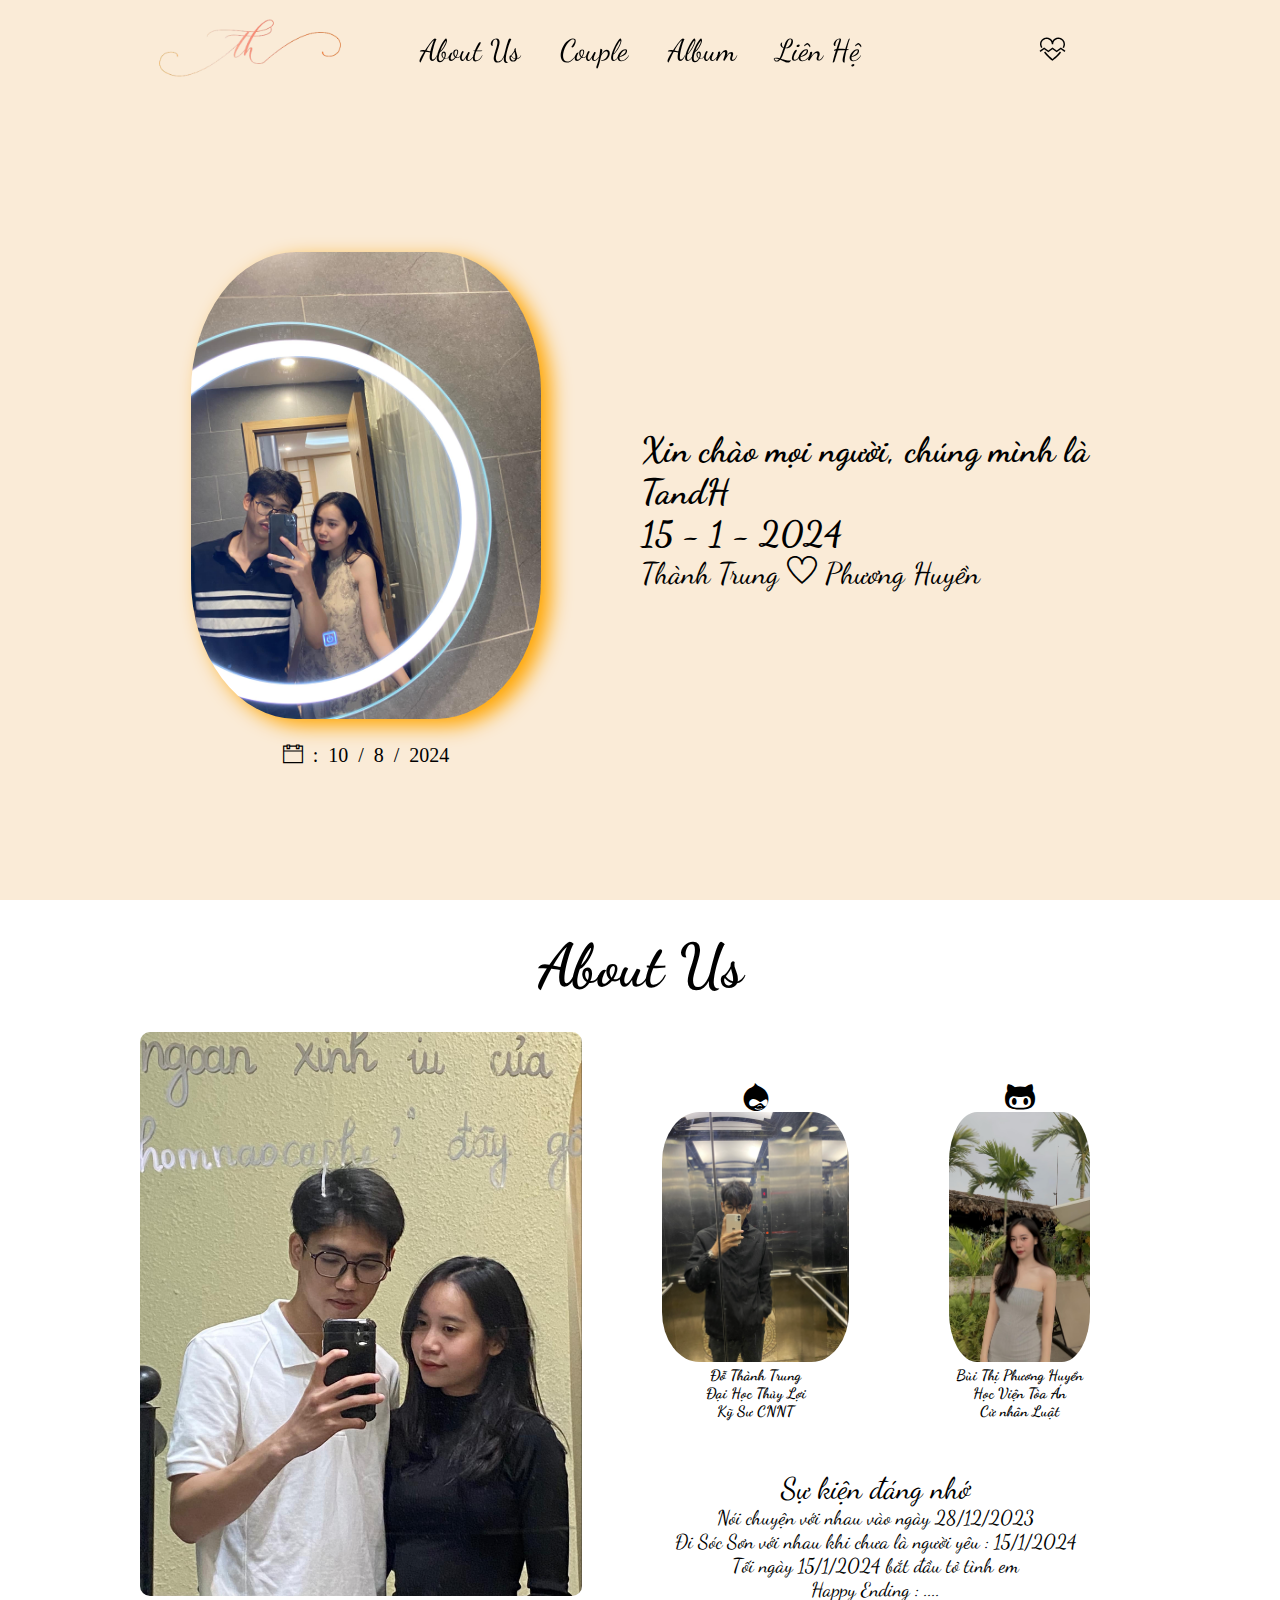
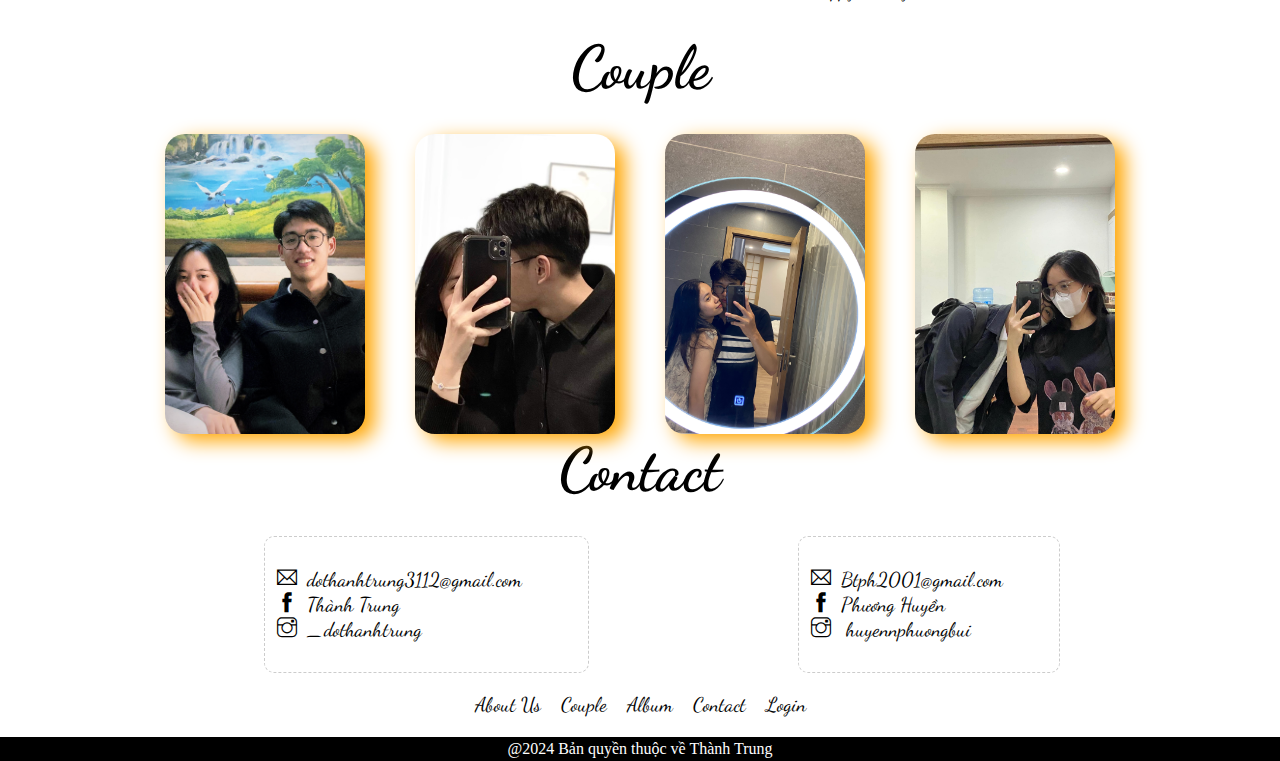
<file: index.html>
<!DOCTYPE html>
<html lang="en">

<head>
    <meta charset="UTF-8">
    <meta name="viewport" content="width=device-width, initial-scale=1.0">
    <title>Trùng</title>
    <link rel="stylesheet" href="main.css">
    <link rel="stylesheet" href="/themify-icons-font/themify-icons/themify-icons.css">
    <link rel="preconnect" href="https://fonts.googleapis.com">
    <link rel="preconnect" href="https://fonts.gstatic.com" crossorigin>
    <link
        href="https://fonts.googleapis.com/css2?family=Dancing+Script:wght@400..700&family=Poppins:ital,wght@0,100;0,200;0,300;0,400;0,500;0,600;0,700;0,800;0,900;1,100;1,200;1,300;1,400;1,500;1,600;1,700;1,800;1,900&display=swap"
        rel="stylesheet">
    <link rel="stylesheet" href="reponsive.css">
</head>

<body>
    <!-- Header -->
    <header>
        <div class="container">
            <div class="row">
                <i class="ti-menu"></i>
                <a href=""><img class="logo1" src="/img/TandH.png" alt=""></a>

                <nav>
                    <ul>
                        <li><a href="">About Us</a></li>
                        <li><a href="">Couple</a></li>
                        <li><a href="">Album</a></li>
                        <li><a href="">Liên Hệ</a></li>
                    </ul>
                </nav>
                <a href="/login.html"><i class="ti-heart-broken"></i></a>
            </div>
        </div>
    </header>
    <!--  Banner -->
    <section class="banner">
        <div class="row">
            <div class="banner-left">
                <img src="/img/banner.JPG" alt="">
                <div class="banner-left-name">
                    <i class="ti-calendar"> : 10 / 8 / 2024</i>
                </div>
            </div>
            <div class="banner-right">
                <h3> Xin chào mọi người, chúng mình là </h3>
                <h1> TandH</h1>
                <h2>15 - 1 - 2024</h2>
                <div class="banner-right-btn">
                    <a href="">Thành Trung</a>
                    <i class="ti-heart"></i>
                    <a href="">Phương Huyền</a>
                </div>
            </div>
        </div>
    </section>
    <!-- Albout -->
    <section class="about">
        <div class="container">
            <div class="section-title">
                <h1> About Us </h1>
            </div>
            <div class="row">
                <div class="about-img">
                    <img src="/img/mailop.JPG" alt="">
                </div>
                <div class="about-text">
                    <div class="inf-top">
                        <div class="inf-top1">
                            <i class="ti-drupal"></i>
                            <img src="/img/Trung.JPG" alt="">
                            <h2>Đỗ Thành Trung</h2>
                            <h4>Đại Học Thủy Lợi</h4>
                            <h4> Kỹ Sư CNNT </h4>
                        </div>
                        <div class="inf-top1">
                            <i class="ti-github"></i>
                            <img src="/img/Huyen-New.JPG" alt="">
                            <h2>Bùi Thị Phương Huyền</h2>
                            <h4>Học Viện Tòa Án</h4>
                            <h4> Cử nhân Luật </h4>
                        </div>
                    </div>
                    <div class="text-bot">
                        <ul> Sự kiện đáng nhớ
                            <li> Nói chuyện với nhau vào ngày 28/12/2023 </li>
                            <li> Đi Sóc Sơn với nhau khi chưa là người yêu : 15/1/2024</li>
                            <li> Tối ngày 15/1/2024 bắt đầu tỏ tình em </li>
                            <li>Happy Ending : .... </li>
                        </ul>
                    </div>
                </div>
            </div>
        </div>
    </section>
    <!-- Couple -->
    <section class="Couple">
        <div class="container">
            <div class="section-title">
                <h1> Couple </h1>
            </div>
            <div class="row"></div>
            <div class="couple-img">
                <img src="/img/couple1.JPG" alt="">
                <img src="/img/couple2.JPG" alt="">
                <img src="/img/couple3.JPG" alt="">
                <img src="/img/couple4.JPG" alt="">
            </div>
        </div>
    </section>
    <!-- Footer  -->
    <footer>
        <div class="footer-contact">
            <div class="section-title">
                <h1> Contact </h1>
            </div>
            <div class="row">
                <div class="contact-TH">
                    <ul>
                        <li><i class="ti-email"></i>dothanhtrung3112@gmail.com</li>
                        <li><i class="ti-facebook"></i><a href="https://www.facebook.com/">Thành Trung</a></li>
                        <li><i class="ti-instagram"></i><a href="https://www.instagram.com/">_dothanhtrung</a></li>
                    </ul>
                </div>
                <div class="contact-TH">
                    <ul>
                        <li><i class="ti-email"></i>Btph2001@gmail.com</li>
                        <li><i class="ti-facebook"></i><a href="https://www.facebook.com/profile.php?id=100051666106002">Phương Huyền</a></li>
                        <li><i class="ti-instagram"></i><a href="https://www.instagram.com/huyennphuongbui/">
                            huyennphuongbui</a></li>
                    </ul>
                </div>
            </div>
        </div>
        <div class="footer-menu">
            <ul>
                <li><a href="">About Us</a></li>
                <li><a href="">Couple</a></li>
                <li><a href="">Album</a></li>
                <li><a href="">Contact</a></li>
                <li><a href="">Login</a></li>

            </ul>
        </div>
        <div class="copyright">
            @2024 Bản quyền thuộc về Thành Trung
        </div>
      </footer>
     <script src="main.js"></script>
</body>

</html>
</file>
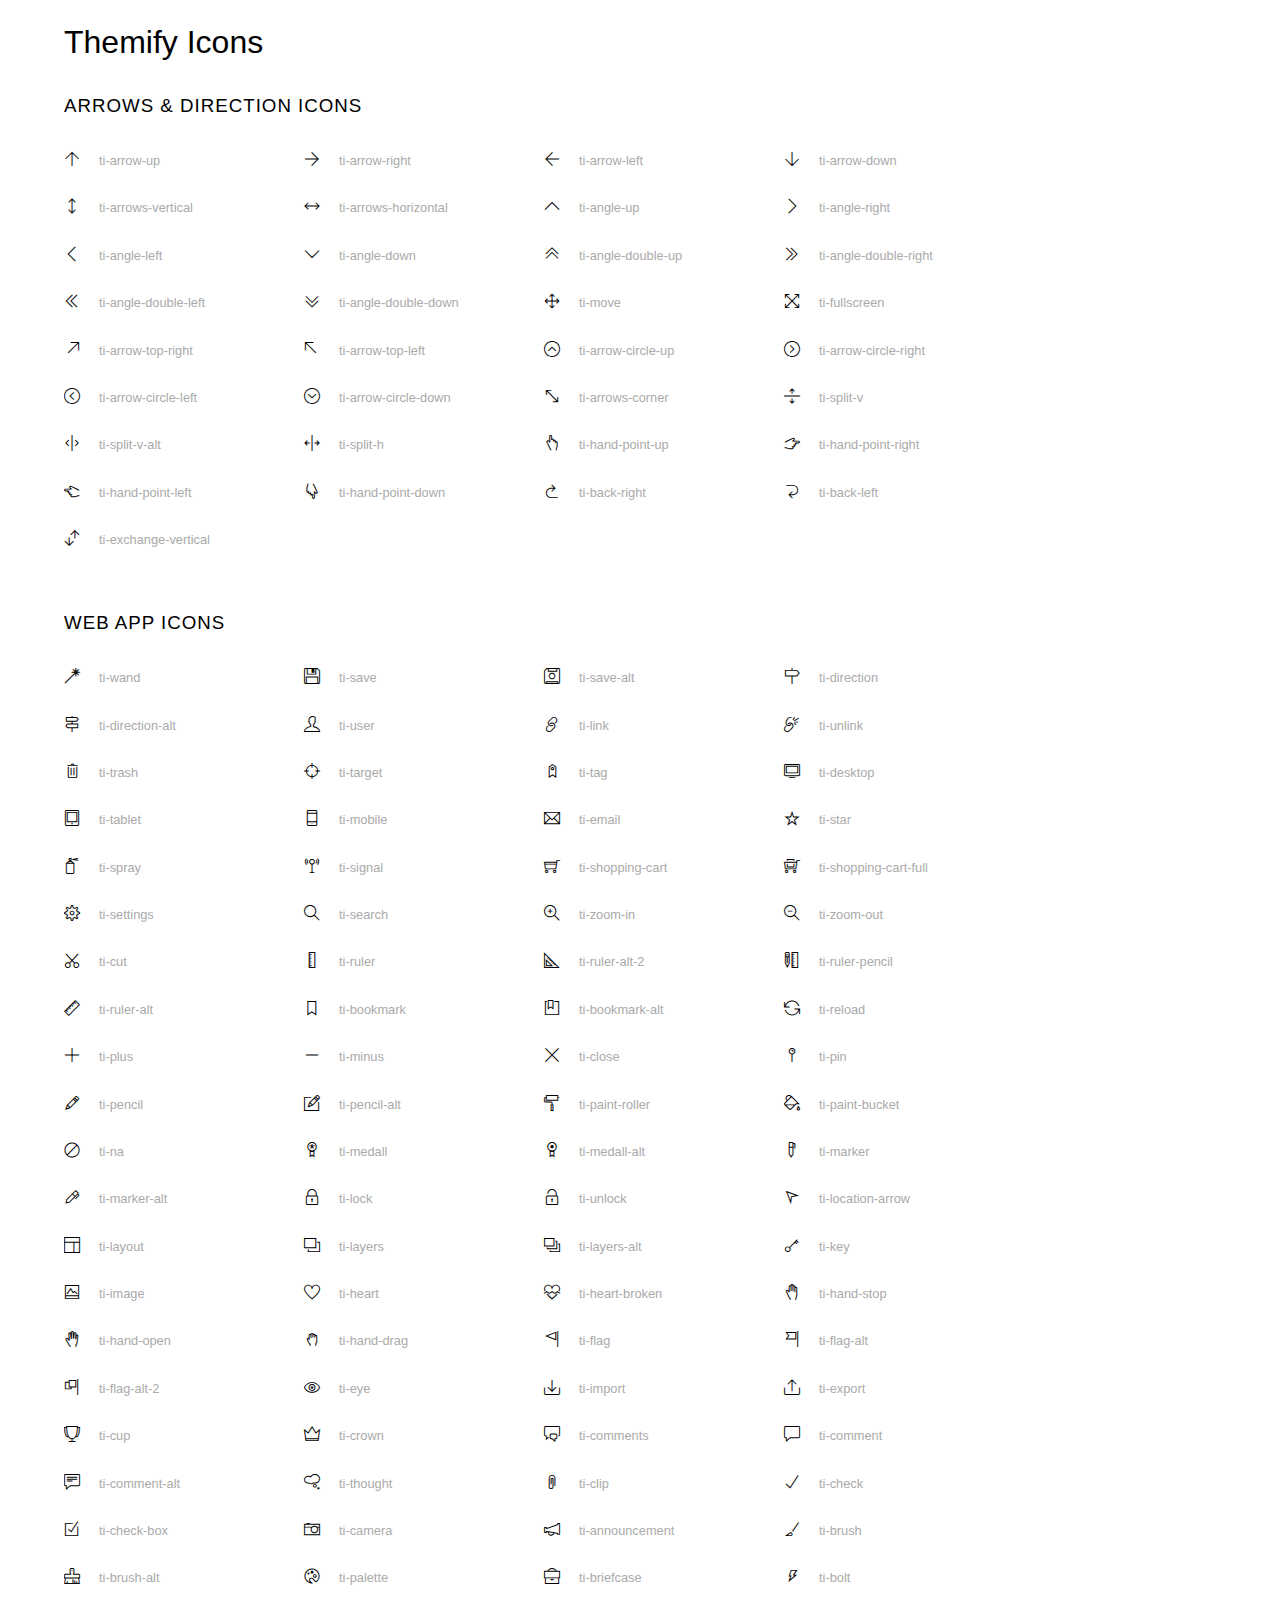
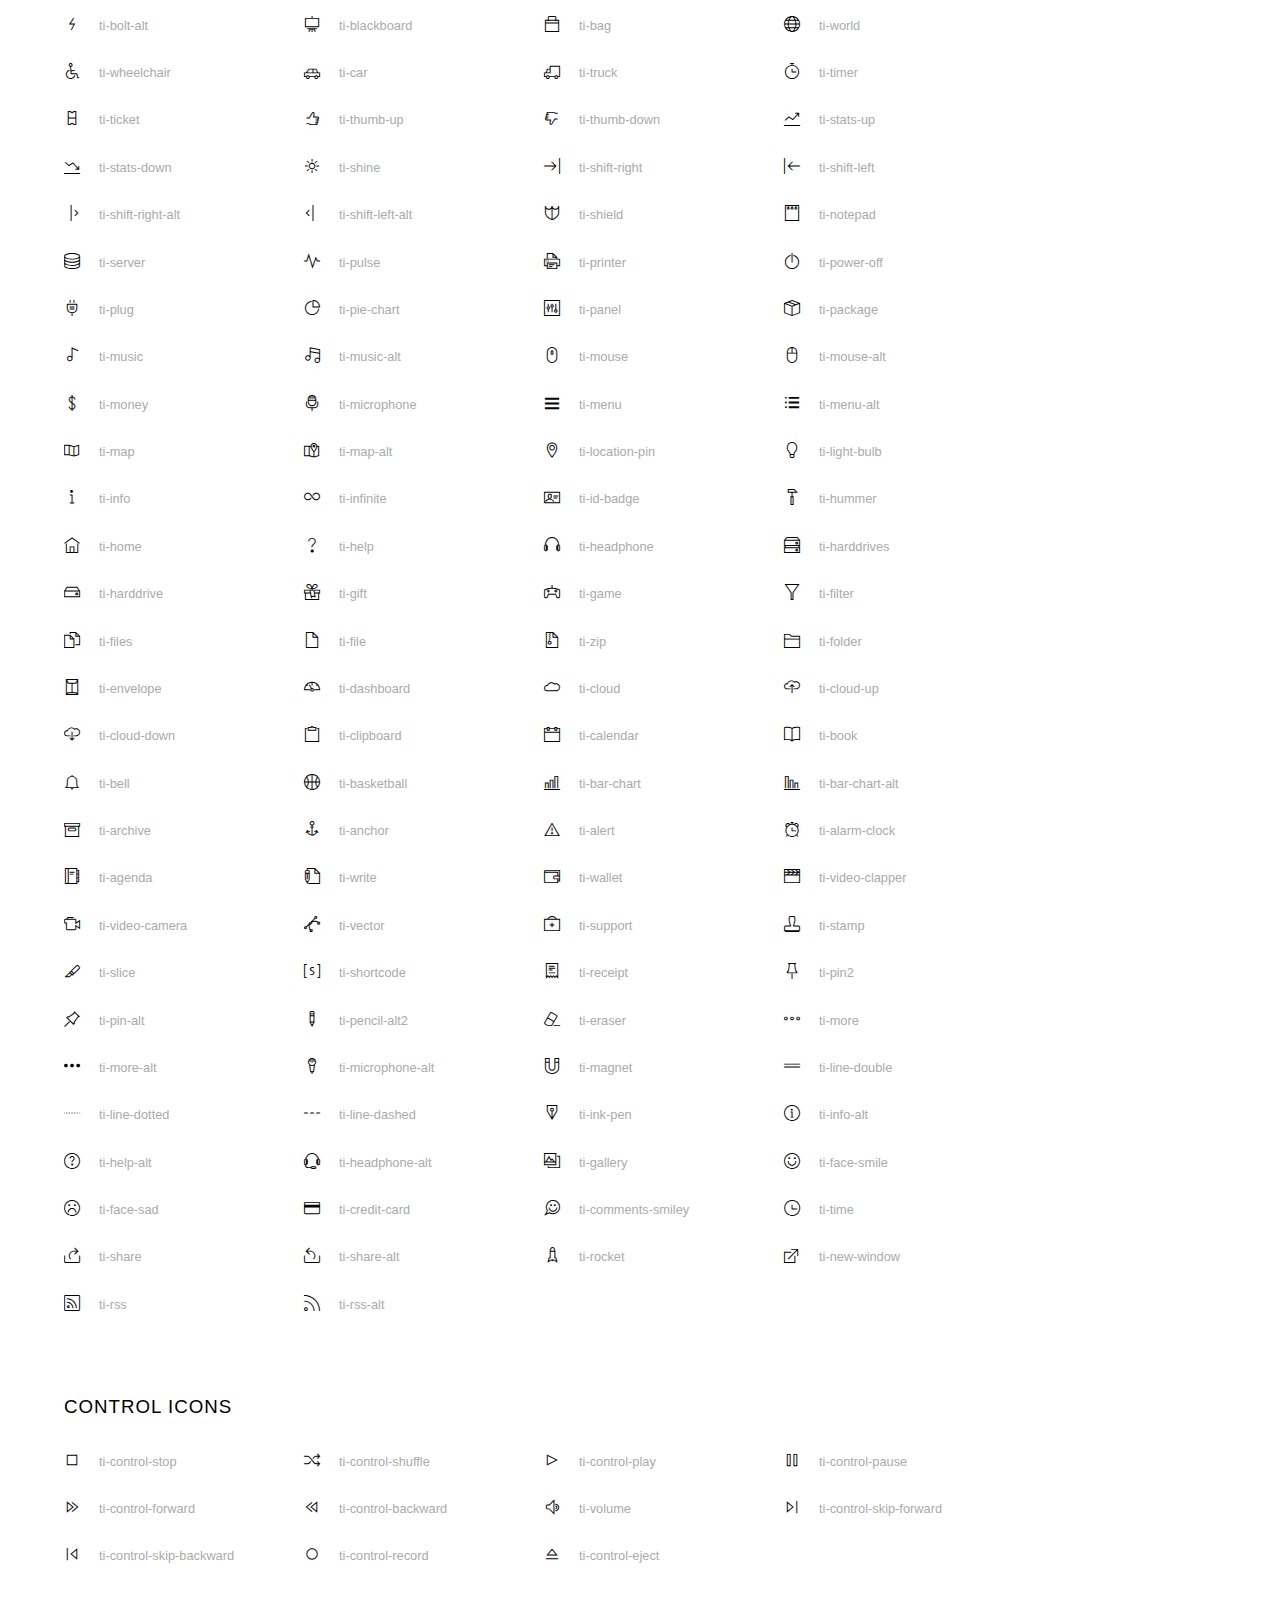
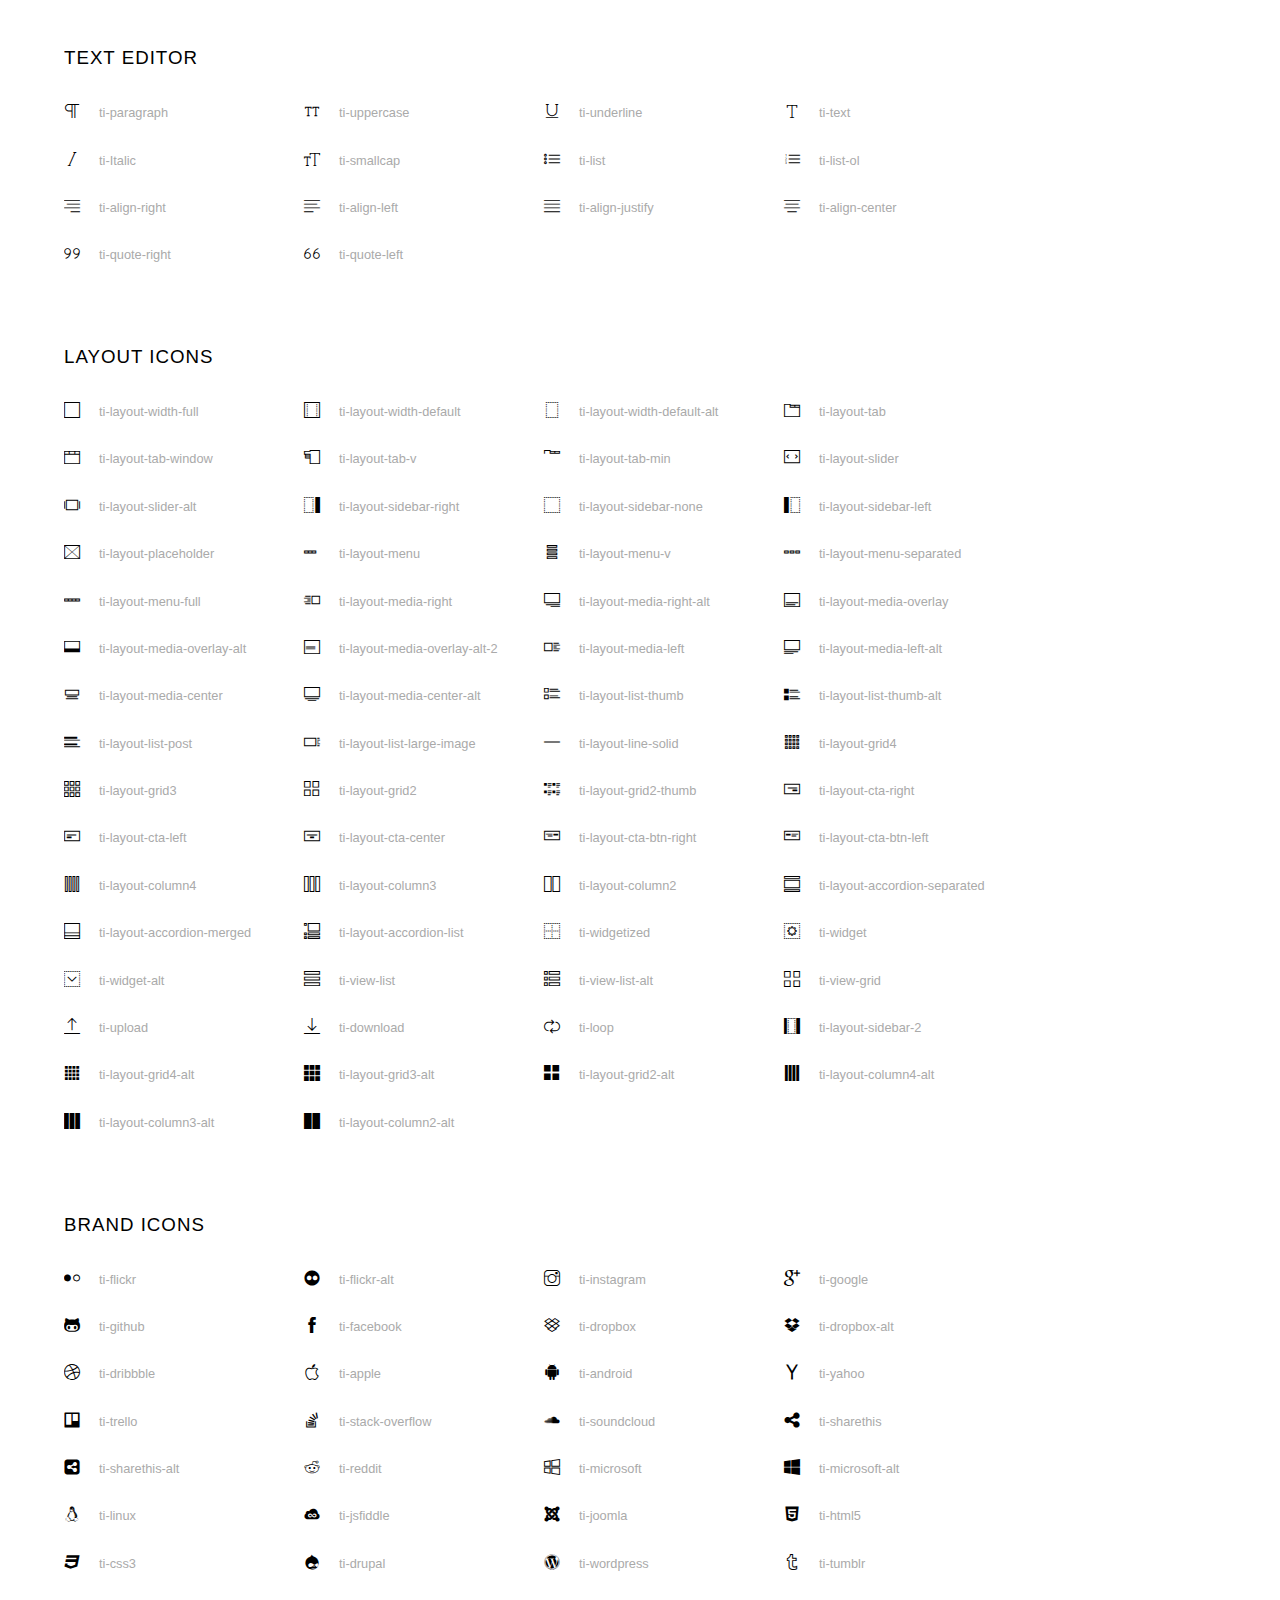
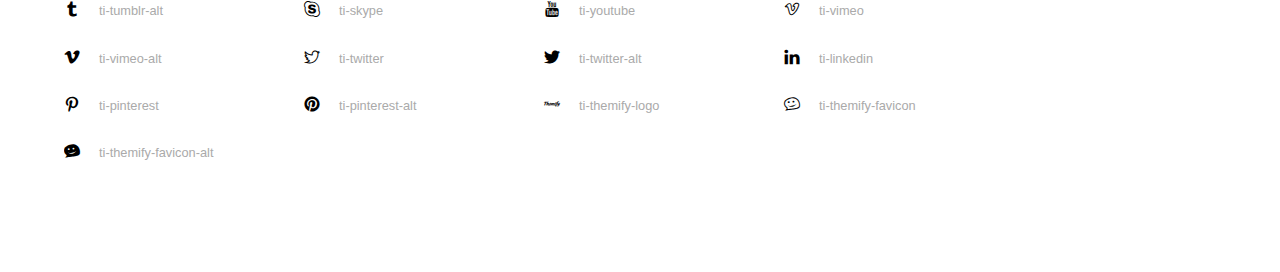
<file: themify-icons-font/themify-icons/index.html>
<!doctype html>
<html>
<head>
	<meta charset="utf-8">
	<title>Themify Icon Font</title>
	<meta name="viewport" content="width=device-width">
	<link rel="stylesheet" href="demo-files/demo.css">
	<link rel="stylesheet" href="themify-icons.css">
	<!--[if lt IE 8]><!-->
	<link rel="stylesheet" href="ie7/ie7.css">
	<!--<![endif]-->
</head>
<body>
	<h1>Themify Icons</h1>

	<div class="icon-section">

		<div class="icon-section">
			<h3>Arrows &amp; Direction Icons </h3>

			<div class="icon-container">
				<span class="ti-arrow-up"></span><span class="icon-name"> ti-arrow-up</span>
			</div>
			<div class="icon-container">
				<span class="ti-arrow-right"></span><span class="icon-name"> ti-arrow-right</span>
			</div>
			<div class="icon-container">
				<span class="ti-arrow-left"></span><span class="icon-name"> ti-arrow-left</span>
			</div>
			<div class="icon-container">
				<span class="ti-arrow-down"></span><span class="icon-name"> ti-arrow-down</span>
			</div>
			<div class="icon-container">
				<span class="ti-arrows-vertical"></span><span class="icon-name"> ti-arrows-vertical</span>
			</div>
			<div class="icon-container">
				<span class="ti-arrows-horizontal"></span><span class="icon-name"> ti-arrows-horizontal</span>
			</div>
			<div class="icon-container">
				<span class="ti-angle-up"></span><span class="icon-name"> ti-angle-up</span>
			</div>
			<div class="icon-container">
				<span class="ti-angle-right"></span><span class="icon-name"> ti-angle-right</span>
			</div>
			<div class="icon-container">
				<span class="ti-angle-left"></span><span class="icon-name"> ti-angle-left</span>
			</div>
			<div class="icon-container">
				<span class="ti-angle-down"></span><span class="icon-name"> ti-angle-down</span>
			</div>	
			<div class="icon-container">
				<span class="ti-angle-double-up"></span><span class="icon-name"> ti-angle-double-up</span>
			</div>
			<div class="icon-container">
				<span class="ti-angle-double-right"></span><span class="icon-name"> ti-angle-double-right</span>
			</div>
			<div class="icon-container">
				<span class="ti-angle-double-left"></span><span class="icon-name"> ti-angle-double-left</span>
			</div>
			<div class="icon-container">
				<span class="ti-angle-double-down"></span><span class="icon-name"> ti-angle-double-down</span>
			</div>					
			<div class="icon-container">
				<span class="ti-move"></span><span class="icon-name"> ti-move</span>
			</div>
			<div class="icon-container">
				<span class="ti-fullscreen"></span><span class="icon-name"> ti-fullscreen</span>
			</div>
			<div class="icon-container">
				<span class="ti-arrow-top-right"></span><span class="icon-name"> ti-arrow-top-right</span>
			</div>
			<div class="icon-container">
				<span class="ti-arrow-top-left"></span><span class="icon-name"> ti-arrow-top-left</span>
			</div>
			<div class="icon-container">
				<span class="ti-arrow-circle-up"></span><span class="icon-name"> ti-arrow-circle-up</span>
			</div>
			<div class="icon-container">
				<span class="ti-arrow-circle-right"></span><span class="icon-name"> ti-arrow-circle-right</span>
			</div>
			<div class="icon-container">
				<span class="ti-arrow-circle-left"></span><span class="icon-name"> ti-arrow-circle-left</span>
			</div>
			<div class="icon-container">
				<span class="ti-arrow-circle-down"></span><span class="icon-name"> ti-arrow-circle-down</span>
			</div>
			<div class="icon-container">
				<span class="ti-arrows-corner"></span><span class="icon-name"> ti-arrows-corner</span>
			</div>
			<div class="icon-container">
				<span class="ti-split-v"></span><span class="icon-name"> ti-split-v</span>
			</div>

			<div class="icon-container">
				<span class="ti-split-v-alt"></span><span class="icon-name"> ti-split-v-alt</span>
			</div>
			<div class="icon-container">
				<span class="ti-split-h"></span><span class="icon-name"> ti-split-h</span>
			</div>
			<div class="icon-container">
				<span class="ti-hand-point-up"></span><span class="icon-name"> ti-hand-point-up</span>
			</div>
			<div class="icon-container">
				<span class="ti-hand-point-right"></span><span class="icon-name"> ti-hand-point-right</span>
			</div>
			<div class="icon-container">
				<span class="ti-hand-point-left"></span><span class="icon-name"> ti-hand-point-left</span>
			</div>
			<div class="icon-container">
				<span class="ti-hand-point-down"></span><span class="icon-name"> ti-hand-point-down</span>
			</div>
			<div class="icon-container">
				<span class="ti-back-right"></span><span class="icon-name"> ti-back-right</span>
			</div>
			<div class="icon-container">
				<span class="ti-back-left"></span><span class="icon-name"> ti-back-left</span>
			</div>
			<div class="icon-container">
				<span class="ti-exchange-vertical"></span><span class="icon-name"> ti-exchange-vertical</span>
			</div>

		</div> <!-- Arrows Icons -->



		<h3>Web App Icons</h3>
		
		<div class="icon-section">

			<div class="icon-container">
				<span class="ti-wand"></span><span class="icon-name"> ti-wand</span>
			</div>
			<div class="icon-container">
				<span class="ti-save"></span><span class="icon-name"> ti-save</span>
			</div>
			<div class="icon-container">
				<span class="ti-save-alt"></span><span class="icon-name"> ti-save-alt</span>
			</div>

			<div class="icon-container">
				<span class="ti-direction"></span><span class="icon-name"> ti-direction</span>
			</div>
			<div class="icon-container">
				<span class="ti-direction-alt"></span><span class="icon-name"> ti-direction-alt</span>
			</div>
			<div class="icon-container">
				<span class="ti-user"></span><span class="icon-name"> ti-user</span>
			</div>
			<div class="icon-container">
				<span class="ti-link"></span><span class="icon-name"> ti-link</span>
			</div>
			<div class="icon-container">
				<span class="ti-unlink"></span><span class="icon-name"> ti-unlink</span>
			</div>
			<div class="icon-container">
				<span class="ti-trash"></span><span class="icon-name"> ti-trash</span>
			</div>
			<div class="icon-container">
				<span class="ti-target"></span><span class="icon-name"> ti-target</span>
			</div>
			<div class="icon-container">
				<span class="ti-tag"></span><span class="icon-name"> ti-tag</span>
			</div>
			<div class="icon-container">
				<span class="ti-desktop"></span><span class="icon-name"> ti-desktop</span>
			</div>
			<div class="icon-container">
				<span class="ti-tablet"></span><span class="icon-name"> ti-tablet</span>
			</div>
			<div class="icon-container">
				<span class="ti-mobile"></span><span class="icon-name"> ti-mobile</span>
			</div>
			<div class="icon-container">
				<span class="ti-email"></span><span class="icon-name"> ti-email</span>
			</div>	
			<div class="icon-container">
				<span class="ti-star"></span><span class="icon-name"> ti-star</span>
			</div>
			<div class="icon-container">
				<span class="ti-spray"></span><span class="icon-name"> ti-spray</span>
			</div>
			<div class="icon-container">
				<span class="ti-signal"></span><span class="icon-name"> ti-signal</span>
			</div>
			<div class="icon-container">
				<span class="ti-shopping-cart"></span><span class="icon-name"> ti-shopping-cart</span>
			</div>
			<div class="icon-container">
				<span class="ti-shopping-cart-full"></span><span class="icon-name"> ti-shopping-cart-full</span>
			</div>
			<div class="icon-container">
				<span class="ti-settings"></span><span class="icon-name"> ti-settings</span>
			</div>
			<div class="icon-container">
				<span class="ti-search"></span><span class="icon-name"> ti-search</span>
			</div>
			<div class="icon-container">
				<span class="ti-zoom-in"></span><span class="icon-name"> ti-zoom-in</span>
			</div>
			<div class="icon-container">
				<span class="ti-zoom-out"></span><span class="icon-name"> ti-zoom-out</span>
			</div>
			<div class="icon-container">
				<span class="ti-cut"></span><span class="icon-name"> ti-cut</span>
			</div>
			<div class="icon-container">
				<span class="ti-ruler"></span><span class="icon-name"> ti-ruler</span>
			</div>
			<div class="icon-container">
				<span class="ti-ruler-alt-2"></span><span class="icon-name"> ti-ruler-alt-2</span>
			</div>			
			<div class="icon-container">
				<span class="ti-ruler-pencil"></span><span class="icon-name"> ti-ruler-pencil</span>
			</div>
			<div class="icon-container">
				<span class="ti-ruler-alt"></span><span class="icon-name"> ti-ruler-alt</span>
			</div>
			<div class="icon-container">
				<span class="ti-bookmark"></span><span class="icon-name"> ti-bookmark</span>
			</div>
			<div class="icon-container">
				<span class="ti-bookmark-alt"></span><span class="icon-name"> ti-bookmark-alt</span>
			</div>
			<div class="icon-container">
				<span class="ti-reload"></span><span class="icon-name"> ti-reload</span>
			</div>
			<div class="icon-container">
				<span class="ti-plus"></span><span class="icon-name"> ti-plus</span>
			</div>
			<div class="icon-container">
				<span class="ti-minus"></span><span class="icon-name"> ti-minus</span>
			</div>
			<div class="icon-container">
				<span class="ti-close"></span><span class="icon-name"> ti-close</span>
			</div>			
			<div class="icon-container">
				<span class="ti-pin"></span><span class="icon-name"> ti-pin</span>
			</div>
			<div class="icon-container">
				<span class="ti-pencil"></span><span class="icon-name"> ti-pencil</span>
			</div>
					
		  	<div class="icon-container">
				<span class="ti-pencil-alt"></span><span class="icon-name"> ti-pencil-alt</span>
			</div>
			<div class="icon-container">
				<span class="ti-paint-roller"></span><span class="icon-name"> ti-paint-roller</span>
			</div>
			<div class="icon-container">
				<span class="ti-paint-bucket"></span><span class="icon-name"> ti-paint-bucket</span>
			</div>
			<div class="icon-container">
				<span class="ti-na"></span><span class="icon-name"> ti-na</span>
			</div>
			<div class="icon-container">
				<span class="ti-medall"></span><span class="icon-name"> ti-medall</span>
			</div>
			<div class="icon-container">
				<span class="ti-medall-alt"></span><span class="icon-name"> ti-medall-alt</span>
			</div>
			<div class="icon-container">
				<span class="ti-marker"></span><span class="icon-name"> ti-marker</span>
			</div>
			<div class="icon-container">
				<span class="ti-marker-alt"></span><span class="icon-name"> ti-marker-alt</span>
			</div>

			<div class="icon-container">
				<span class="ti-lock"></span><span class="icon-name"> ti-lock</span>
			</div>
			<div class="icon-container">
				<span class="ti-unlock"></span><span class="icon-name"> ti-unlock</span>
			</div>
			<div class="icon-container">
				<span class="ti-location-arrow"></span><span class="icon-name"> ti-location-arrow</span>
			</div>
			<div class="icon-container">
				<span class="ti-layout"></span><span class="icon-name"> ti-layout</span>
			</div>
			<div class="icon-container">
				<span class="ti-layers"></span><span class="icon-name"> ti-layers</span>
			</div>
			<div class="icon-container">
				<span class="ti-layers-alt"></span><span class="icon-name"> ti-layers-alt</span>
			</div>
			<div class="icon-container">
				<span class="ti-key"></span><span class="icon-name"> ti-key</span>
			</div>
			<div class="icon-container">
				<span class="ti-image"></span><span class="icon-name"> ti-image</span>
			</div>
			<div class="icon-container">
				<span class="ti-heart"></span><span class="icon-name"> ti-heart</span>
			</div>
			<div class="icon-container">
				<span class="ti-heart-broken"></span><span class="icon-name"> ti-heart-broken</span>
			</div>
			<div class="icon-container">
				<span class="ti-hand-stop"></span><span class="icon-name"> ti-hand-stop</span>
			</div>
			<div class="icon-container">
				<span class="ti-hand-open"></span><span class="icon-name"> ti-hand-open</span>
			</div>
			<div class="icon-container">
				<span class="ti-hand-drag"></span><span class="icon-name"> ti-hand-drag</span>
			</div>
			<div class="icon-container">
				<span class="ti-flag"></span><span class="icon-name"> ti-flag</span>
			</div>
			<div class="icon-container">
				<span class="ti-flag-alt"></span><span class="icon-name"> ti-flag-alt</span>
			</div>
			<div class="icon-container">
				<span class="ti-flag-alt-2"></span><span class="icon-name"> ti-flag-alt-2</span>
			</div>
			<div class="icon-container">
				<span class="ti-eye"></span><span class="icon-name"> ti-eye</span>
			</div>
			<div class="icon-container">
				<span class="ti-import"></span><span class="icon-name"> ti-import</span>
			</div>			
			<div class="icon-container">
				<span class="ti-export"></span><span class="icon-name"> ti-export</span>
			</div>
			<div class="icon-container">
				<span class="ti-cup"></span><span class="icon-name"> ti-cup</span>
			</div>
			<div class="icon-container">
				<span class="ti-crown"></span><span class="icon-name"> ti-crown</span>
			</div>
			<div class="icon-container">
				<span class="ti-comments"></span><span class="icon-name"> ti-comments</span>
			</div>
			<div class="icon-container">
				<span class="ti-comment"></span><span class="icon-name"> ti-comment</span>
			</div>
			<div class="icon-container">
				<span class="ti-comment-alt"></span><span class="icon-name"> ti-comment-alt</span>
			</div>
			<div class="icon-container">
				<span class="ti-thought"></span><span class="icon-name"> ti-thought</span>
			</div>			
			<div class="icon-container">
				<span class="ti-clip"></span><span class="icon-name"> ti-clip</span>
			</div>

			<div class="icon-container">
				<span class="ti-check"></span><span class="icon-name"> ti-check</span>
			</div>
			<div class="icon-container">
				<span class="ti-check-box"></span><span class="icon-name"> ti-check-box</span>
			</div>
			<div class="icon-container">
				<span class="ti-camera"></span><span class="icon-name"> ti-camera</span>
			</div>
			<div class="icon-container">
				<span class="ti-announcement"></span><span class="icon-name"> ti-announcement</span>
			</div>
			<div class="icon-container">
				<span class="ti-brush"></span><span class="icon-name"> ti-brush</span>
			</div>
			<div class="icon-container">
				<span class="ti-brush-alt"></span><span class="icon-name"> ti-brush-alt</span>
			</div>
			<div class="icon-container">
				<span class="ti-palette"></span><span class="icon-name"> ti-palette</span>
			</div>			
			<div class="icon-container">
				<span class="ti-briefcase"></span><span class="icon-name"> ti-briefcase</span>
			</div>
			<div class="icon-container">
				<span class="ti-bolt"></span><span class="icon-name"> ti-bolt</span>
			</div>
			<div class="icon-container">
				<span class="ti-bolt-alt"></span><span class="icon-name"> ti-bolt-alt</span>
			</div>
			<div class="icon-container">
				<span class="ti-blackboard"></span><span class="icon-name"> ti-blackboard</span>
			</div>
			<div class="icon-container">
				<span class="ti-bag"></span><span class="icon-name"> ti-bag</span>
			</div>
			<div class="icon-container">
				<span class="ti-world"></span><span class="icon-name"> ti-world</span>
			</div>
			<div class="icon-container">
				<span class="ti-wheelchair"></span><span class="icon-name"> ti-wheelchair</span>
			</div>
			<div class="icon-container">
				<span class="ti-car"></span><span class="icon-name"> ti-car</span>
			</div>
			<div class="icon-container">
				<span class="ti-truck"></span><span class="icon-name"> ti-truck</span>
			</div>
			<div class="icon-container">
				<span class="ti-timer"></span><span class="icon-name"> ti-timer</span>
			</div>
			<div class="icon-container">
				<span class="ti-ticket"></span><span class="icon-name"> ti-ticket</span>
			</div>
			<div class="icon-container">
				<span class="ti-thumb-up"></span><span class="icon-name"> ti-thumb-up</span>
			</div>
			<div class="icon-container">
				<span class="ti-thumb-down"></span><span class="icon-name"> ti-thumb-down</span>
			</div>

			<div class="icon-container">
				<span class="ti-stats-up"></span><span class="icon-name"> ti-stats-up</span>
			</div>
			<div class="icon-container">
				<span class="ti-stats-down"></span><span class="icon-name"> ti-stats-down</span>
			</div>
			<div class="icon-container">
				<span class="ti-shine"></span><span class="icon-name"> ti-shine</span>
			</div>
			<div class="icon-container">
				<span class="ti-shift-right"></span><span class="icon-name"> ti-shift-right</span>
			</div>
			<div class="icon-container">
				<span class="ti-shift-left"></span><span class="icon-name"> ti-shift-left</span>
			</div>

			<div class="icon-container">
				<span class="ti-shift-right-alt"></span><span class="icon-name"> ti-shift-right-alt</span>
			</div>
			<div class="icon-container">
				<span class="ti-shift-left-alt"></span><span class="icon-name"> ti-shift-left-alt</span>
			</div>
			<div class="icon-container">
				<span class="ti-shield"></span><span class="icon-name"> ti-shield</span>
			</div>
			<div class="icon-container">
				<span class="ti-notepad"></span><span class="icon-name"> ti-notepad</span>
			</div>
			<div class="icon-container">
				<span class="ti-server"></span><span class="icon-name"> ti-server</span>
			</div>

			<div class="icon-container">
				<span class="ti-pulse"></span><span class="icon-name"> ti-pulse</span>
			</div>
			<div class="icon-container">
				<span class="ti-printer"></span><span class="icon-name"> ti-printer</span>
			</div>
			<div class="icon-container">
				<span class="ti-power-off"></span><span class="icon-name"> ti-power-off</span>
			</div>
			<div class="icon-container">
				<span class="ti-plug"></span><span class="icon-name"> ti-plug</span>
			</div>
			<div class="icon-container">
				<span class="ti-pie-chart"></span><span class="icon-name"> ti-pie-chart</span>
			</div>

			<div class="icon-container">
				<span class="ti-panel"></span><span class="icon-name"> ti-panel</span>
			</div>
			<div class="icon-container">
				<span class="ti-package"></span><span class="icon-name"> ti-package</span>
			</div>
			<div class="icon-container">
				<span class="ti-music"></span><span class="icon-name"> ti-music</span>
			</div>
			<div class="icon-container">
				<span class="ti-music-alt"></span><span class="icon-name"> ti-music-alt</span>
			</div>
			<div class="icon-container">
				<span class="ti-mouse"></span><span class="icon-name"> ti-mouse</span>
			</div>
			<div class="icon-container">
				<span class="ti-mouse-alt"></span><span class="icon-name"> ti-mouse-alt</span>
			</div>
			<div class="icon-container">
				<span class="ti-money"></span><span class="icon-name"> ti-money</span>
			</div>
			<div class="icon-container">
				<span class="ti-microphone"></span><span class="icon-name"> ti-microphone</span>
			</div>
			<div class="icon-container">
				<span class="ti-menu"></span><span class="icon-name"> ti-menu</span>
			</div>
			<div class="icon-container">
				<span class="ti-menu-alt"></span><span class="icon-name"> ti-menu-alt</span>
			</div>
			<div class="icon-container">
				<span class="ti-map"></span><span class="icon-name"> ti-map</span>
			</div>
			<div class="icon-container">
				<span class="ti-map-alt"></span><span class="icon-name"> ti-map-alt</span>
			</div>

			<div class="icon-container">
				<span class="ti-location-pin"></span><span class="icon-name"> ti-location-pin</span>
			</div>

			<div class="icon-container">
				<span class="ti-light-bulb"></span><span class="icon-name"> ti-light-bulb</span>
			</div>
			<div class="icon-container">
				<span class="ti-info"></span><span class="icon-name"> ti-info</span>
			</div>
			<div class="icon-container">
				<span class="ti-infinite"></span><span class="icon-name"> ti-infinite</span>
			</div>
			<div class="icon-container">
				<span class="ti-id-badge"></span><span class="icon-name"> ti-id-badge</span>
			</div>
			<div class="icon-container">
				<span class="ti-hummer"></span><span class="icon-name"> ti-hummer</span>
			</div>
			<div class="icon-container">
				<span class="ti-home"></span><span class="icon-name"> ti-home</span>
			</div>
			<div class="icon-container">
				<span class="ti-help"></span><span class="icon-name"> ti-help</span>
			</div>
			<div class="icon-container">
				<span class="ti-headphone"></span><span class="icon-name"> ti-headphone</span>
			</div>
			<div class="icon-container">
				<span class="ti-harddrives"></span><span class="icon-name"> ti-harddrives</span>
			</div>
			<div class="icon-container">
				<span class="ti-harddrive"></span><span class="icon-name"> ti-harddrive</span>
			</div>
			<div class="icon-container">
				<span class="ti-gift"></span><span class="icon-name"> ti-gift</span>
			</div>
			<div class="icon-container">
				<span class="ti-game"></span><span class="icon-name"> ti-game</span>
			</div>
			<div class="icon-container">
				<span class="ti-filter"></span><span class="icon-name"> ti-filter</span>
			</div>
			<div class="icon-container">
				<span class="ti-files"></span><span class="icon-name"> ti-files</span>
			</div>
			<div class="icon-container">
				<span class="ti-file"></span><span class="icon-name"> ti-file</span>
			</div>
			<div class="icon-container">
				<span class="ti-zip"></span><span class="icon-name"> ti-zip</span>
			</div>
			<div class="icon-container">
				<span class="ti-folder"></span><span class="icon-name"> ti-folder</span>
			</div>			
			<div class="icon-container">
				<span class="ti-envelope"></span><span class="icon-name"> ti-envelope</span>
			</div>


			<div class="icon-container">
				<span class="ti-dashboard"></span><span class="icon-name"> ti-dashboard</span>
			</div>
			<div class="icon-container">
				<span class="ti-cloud"></span><span class="icon-name"> ti-cloud</span>
			</div>
			<div class="icon-container">
				<span class="ti-cloud-up"></span><span class="icon-name"> ti-cloud-up</span>
			</div>
			<div class="icon-container">
				<span class="ti-cloud-down"></span><span class="icon-name"> ti-cloud-down</span>
			</div>
			<div class="icon-container">
				<span class="ti-clipboard"></span><span class="icon-name"> ti-clipboard</span>
			</div>
			<div class="icon-container">
				<span class="ti-calendar"></span><span class="icon-name"> ti-calendar</span>
			</div>
			<div class="icon-container">
				<span class="ti-book"></span><span class="icon-name"> ti-book</span>
			</div>
			<div class="icon-container">
				<span class="ti-bell"></span><span class="icon-name"> ti-bell</span>
			</div>
			<div class="icon-container">
				<span class="ti-basketball"></span><span class="icon-name"> ti-basketball</span>
			</div>
			<div class="icon-container">
				<span class="ti-bar-chart"></span><span class="icon-name"> ti-bar-chart</span>
			</div>
			<div class="icon-container">
				<span class="ti-bar-chart-alt"></span><span class="icon-name"> ti-bar-chart-alt</span>
			</div>


			<div class="icon-container">
				<span class="ti-archive"></span><span class="icon-name"> ti-archive</span>
			</div>
			<div class="icon-container">
				<span class="ti-anchor"></span><span class="icon-name"> ti-anchor</span>
			</div>

			<div class="icon-container">
				<span class="ti-alert"></span><span class="icon-name"> ti-alert</span>
			</div>
			<div class="icon-container">
				<span class="ti-alarm-clock"></span><span class="icon-name"> ti-alarm-clock</span>
			</div>
			<div class="icon-container">
				<span class="ti-agenda"></span><span class="icon-name"> ti-agenda</span>
			</div>
			<div class="icon-container">
				<span class="ti-write"></span><span class="icon-name"> ti-write</span>
			</div>

			<div class="icon-container">
				<span class="ti-wallet"></span><span class="icon-name"> ti-wallet</span>
			</div>
			<div class="icon-container">
				<span class="ti-video-clapper"></span><span class="icon-name"> ti-video-clapper</span>
			</div>
			<div class="icon-container">
				<span class="ti-video-camera"></span><span class="icon-name"> ti-video-camera</span>
			</div>
			<div class="icon-container">
				<span class="ti-vector"></span><span class="icon-name"> ti-vector</span>
			</div>

			<div class="icon-container">
				<span class="ti-support"></span><span class="icon-name"> ti-support</span>
			</div>
			<div class="icon-container">
				<span class="ti-stamp"></span><span class="icon-name"> ti-stamp</span>
			</div>
			<div class="icon-container">
				<span class="ti-slice"></span><span class="icon-name"> ti-slice</span>
			</div>
			<div class="icon-container">
				<span class="ti-shortcode"></span><span class="icon-name"> ti-shortcode</span>
			</div>
			<div class="icon-container">
				<span class="ti-receipt"></span><span class="icon-name"> ti-receipt</span>
			</div>
			<div class="icon-container">
				<span class="ti-pin2"></span><span class="icon-name"> ti-pin2</span>
			</div>
			<div class="icon-container">
				<span class="ti-pin-alt"></span><span class="icon-name"> ti-pin-alt</span>
			</div>
			<div class="icon-container">
				<span class="ti-pencil-alt2"></span><span class="icon-name"> ti-pencil-alt2</span>
			</div>
			<div class="icon-container">
				<span class="ti-eraser"></span><span class="icon-name"> ti-eraser</span>
			</div>			
			<div class="icon-container">
				<span class="ti-more"></span><span class="icon-name"> ti-more</span>
			</div>
			<div class="icon-container">
				<span class="ti-more-alt"></span><span class="icon-name"> ti-more-alt</span>
			</div>
			<div class="icon-container">
				<span class="ti-microphone-alt"></span><span class="icon-name"> ti-microphone-alt</span>
			</div>
			<div class="icon-container">
				<span class="ti-magnet"></span><span class="icon-name"> ti-magnet</span>
			</div>
			<div class="icon-container">
				<span class="ti-line-double"></span><span class="icon-name"> ti-line-double</span>
			</div>
			<div class="icon-container">
				<span class="ti-line-dotted"></span><span class="icon-name"> ti-line-dotted</span>
			</div>
			<div class="icon-container">
				<span class="ti-line-dashed"></span><span class="icon-name"> ti-line-dashed</span>
			</div>

			<div class="icon-container">
				<span class="ti-ink-pen"></span><span class="icon-name"> ti-ink-pen</span>
			</div>
			<div class="icon-container">
				<span class="ti-info-alt"></span><span class="icon-name"> ti-info-alt</span>
			</div>
			<div class="icon-container">
				<span class="ti-help-alt"></span><span class="icon-name"> ti-help-alt</span>
			</div>
			<div class="icon-container">
				<span class="ti-headphone-alt"></span><span class="icon-name"> ti-headphone-alt</span>
			</div>

			<div class="icon-container">
				<span class="ti-gallery"></span><span class="icon-name"> ti-gallery</span>
			</div>
			<div class="icon-container">
				<span class="ti-face-smile"></span><span class="icon-name"> ti-face-smile</span>
			</div>
			<div class="icon-container">
				<span class="ti-face-sad"></span><span class="icon-name"> ti-face-sad</span>
			</div>
			<div class="icon-container">
				<span class="ti-credit-card"></span><span class="icon-name"> ti-credit-card</span>
			</div>
			<div class="icon-container">
				<span class="ti-comments-smiley"></span><span class="icon-name"> ti-comments-smiley</span>
			</div>
			<div class="icon-container">
				<span class="ti-time"></span><span class="icon-name"> ti-time</span>
			</div>
			<div class="icon-container">
				<span class="ti-share"></span><span class="icon-name"> ti-share</span>
			</div>
			<div class="icon-container">
				<span class="ti-share-alt"></span><span class="icon-name"> ti-share-alt</span>
			</div>
			<div class="icon-container">
				<span class="ti-rocket"></span><span class="icon-name"> ti-rocket</span>
			</div>

			<div class="icon-container">
				<span class="ti-new-window"></span><span class="icon-name"> ti-new-window</span>
			</div>

			<div class="icon-container">
				<span class="ti-rss"></span><span class="icon-name"> ti-rss</span>
			</div>

			<div class="icon-container">
				<span class="ti-rss-alt"></span><span class="icon-name"> ti-rss-alt</span>
			</div>
			
		</div><!-- Web App Icons -->


		<div class="icon-section">
			<h3>Control Icons</h3>
			<div class="icon-container">
				<span class="ti-control-stop"></span><span class="icon-name"> ti-control-stop</span>
			</div>
			<div class="icon-container">
				<span class="ti-control-shuffle"></span><span class="icon-name"> ti-control-shuffle</span>
			</div>
			<div class="icon-container">
				<span class="ti-control-play"></span><span class="icon-name"> ti-control-play</span>
			</div>
			<div class="icon-container">
				<span class="ti-control-pause"></span><span class="icon-name"> ti-control-pause</span>
			</div>
			<div class="icon-container">
				<span class="ti-control-forward"></span><span class="icon-name"> ti-control-forward</span>
			</div>
			<div class="icon-container">
				<span class="ti-control-backward"></span><span class="icon-name"> ti-control-backward</span>
			</div>	
			<div class="icon-container">
				<span class="ti-volume"></span><span class="icon-name"> ti-volume</span>
			</div>
			<div class="icon-container">
				<span class="ti-control-skip-forward"></span><span class="icon-name"> ti-control-skip-forward</span>
			</div>
			<div class="icon-container">
				<span class="ti-control-skip-backward"></span><span class="icon-name"> ti-control-skip-backward</span>
			</div>
			<div class="icon-container">
				<span class="ti-control-record"></span><span class="icon-name"> ti-control-record</span>
			</div>
			<div class="icon-container">
				<span class="ti-control-eject"></span><span class="icon-name"> ti-control-eject</span>
			</div>			
		</div> <!-- Control Icons -->


		<div class="icon-section">
			<h3>Text Editor</h3>

			<div class="icon-container">
				<span class="ti-paragraph"></span><span class="icon-name"> ti-paragraph</span>
			</div>
			<div class="icon-container">
				<span class="ti-uppercase"></span><span class="icon-name"> ti-uppercase</span>
			</div>

			<div class="icon-container">
				<span class="ti-underline"></span><span class="icon-name"> ti-underline</span>
			</div>
			<div class="icon-container">
				<span class="ti-text"></span><span class="icon-name"> ti-text</span>
			</div>
			<div class="icon-container">
				<span class="ti-Italic"></span><span class="icon-name"> ti-Italic</span>
			</div>
			<div class="icon-container">
				<span class="ti-smallcap"></span><span class="icon-name"> ti-smallcap</span>
			</div>
			<div class="icon-container">
				<span class="ti-list"></span><span class="icon-name"> ti-list</span>
			</div>
			<div class="icon-container">
				<span class="ti-list-ol"></span><span class="icon-name"> ti-list-ol</span>
			</div>
			<div class="icon-container">
				<span class="ti-align-right"></span><span class="icon-name"> ti-align-right</span>
			</div>
			<div class="icon-container">
				<span class="ti-align-left"></span><span class="icon-name"> ti-align-left</span>
			</div>
			<div class="icon-container">
				<span class="ti-align-justify"></span><span class="icon-name"> ti-align-justify</span>
			</div>
			<div class="icon-container">
				<span class="ti-align-center"></span><span class="icon-name"> ti-align-center</span>
			</div>
			<div class="icon-container">
				<span class="ti-quote-right"></span><span class="icon-name"> ti-quote-right</span>
			</div>
			<div class="icon-container">
				<span class="ti-quote-left"></span><span class="icon-name"> ti-quote-left</span>
			</div>

		</div> <!-- Text Editor -->



		<div class="icon-section">
			<h3>Layout Icons</h3>
			<div class="icon-container">
				<span class="ti-layout-width-full"></span><span class="icon-name"> ti-layout-width-full</span>
			</div>
			<div class="icon-container">
				<span class="ti-layout-width-default"></span><span class="icon-name"> ti-layout-width-default</span>
			</div>
			<div class="icon-container">
				<span class="ti-layout-width-default-alt"></span><span class="icon-name"> ti-layout-width-default-alt</span>
			</div>
			<div class="icon-container">
				<span class="ti-layout-tab"></span><span class="icon-name"> ti-layout-tab</span>
			</div>
			<div class="icon-container">
				<span class="ti-layout-tab-window"></span><span class="icon-name"> ti-layout-tab-window</span>
			</div>
			<div class="icon-container">
				<span class="ti-layout-tab-v"></span><span class="icon-name"> ti-layout-tab-v</span>
			</div>
			<div class="icon-container">
				<span class="ti-layout-tab-min"></span><span class="icon-name"> ti-layout-tab-min</span>
			</div>
			<div class="icon-container">
				<span class="ti-layout-slider"></span><span class="icon-name"> ti-layout-slider</span>
			</div>
			<div class="icon-container">
				<span class="ti-layout-slider-alt"></span><span class="icon-name"> ti-layout-slider-alt</span>
			</div>
			<div class="icon-container">
				<span class="ti-layout-sidebar-right"></span><span class="icon-name"> ti-layout-sidebar-right</span>
			</div>
			<div class="icon-container">
				<span class="ti-layout-sidebar-none"></span><span class="icon-name"> ti-layout-sidebar-none</span>
			</div>
			<div class="icon-container">
				<span class="ti-layout-sidebar-left"></span><span class="icon-name"> ti-layout-sidebar-left</span>
			</div>
			<div class="icon-container">
				<span class="ti-layout-placeholder"></span><span class="icon-name"> ti-layout-placeholder</span>
			</div>
			<div class="icon-container">
				<span class="ti-layout-menu"></span><span class="icon-name"> ti-layout-menu</span>
			</div>
			<div class="icon-container">
				<span class="ti-layout-menu-v"></span><span class="icon-name"> ti-layout-menu-v</span>
			</div>
			<div class="icon-container">
				<span class="ti-layout-menu-separated"></span><span class="icon-name"> ti-layout-menu-separated</span>
			</div>
			<div class="icon-container">
				<span class="ti-layout-menu-full"></span><span class="icon-name"> ti-layout-menu-full</span>
			</div>
			<div class="icon-container">
				<span class="ti-layout-media-right"></span><span class="icon-name"> ti-layout-media-right</span>
			</div>
			<div class="icon-container">
				<span class="ti-layout-media-right-alt"></span><span class="icon-name"> ti-layout-media-right-alt</span>
			</div>
			<div class="icon-container">
				<span class="ti-layout-media-overlay"></span><span class="icon-name"> ti-layout-media-overlay</span>
			</div>
			<div class="icon-container">
				<span class="ti-layout-media-overlay-alt"></span><span class="icon-name"> ti-layout-media-overlay-alt</span>
			</div>
			<div class="icon-container">
				<span class="ti-layout-media-overlay-alt-2"></span><span class="icon-name"> ti-layout-media-overlay-alt-2</span>
			</div>
			<div class="icon-container">
				<span class="ti-layout-media-left"></span><span class="icon-name"> ti-layout-media-left</span>
			</div>
			<div class="icon-container">
				<span class="ti-layout-media-left-alt"></span><span class="icon-name"> ti-layout-media-left-alt</span>
			</div>
			<div class="icon-container">
				<span class="ti-layout-media-center"></span><span class="icon-name"> ti-layout-media-center</span>
			</div>
			<div class="icon-container">
				<span class="ti-layout-media-center-alt"></span><span class="icon-name"> ti-layout-media-center-alt</span>
			</div>
			<div class="icon-container">
				<span class="ti-layout-list-thumb"></span><span class="icon-name"> ti-layout-list-thumb</span>
			</div>
			<div class="icon-container">
				<span class="ti-layout-list-thumb-alt"></span><span class="icon-name"> ti-layout-list-thumb-alt</span>
			</div>
			<div class="icon-container">
				<span class="ti-layout-list-post"></span><span class="icon-name"> ti-layout-list-post</span>
			</div>
			<div class="icon-container">
				<span class="ti-layout-list-large-image"></span><span class="icon-name"> ti-layout-list-large-image</span>
			</div>
			<div class="icon-container">
				<span class="ti-layout-line-solid"></span><span class="icon-name"> ti-layout-line-solid</span>
			</div>
			<div class="icon-container">
				<span class="ti-layout-grid4"></span><span class="icon-name"> ti-layout-grid4</span>
			</div>
			<div class="icon-container">
				<span class="ti-layout-grid3"></span><span class="icon-name"> ti-layout-grid3</span>
			</div>
			<div class="icon-container">
				<span class="ti-layout-grid2"></span><span class="icon-name"> ti-layout-grid2</span>
			</div>
			<div class="icon-container">
				<span class="ti-layout-grid2-thumb"></span><span class="icon-name"> ti-layout-grid2-thumb</span>
			</div>
			<div class="icon-container">
				<span class="ti-layout-cta-right"></span><span class="icon-name"> ti-layout-cta-right</span>
			</div>
			<div class="icon-container">
				<span class="ti-layout-cta-left"></span><span class="icon-name"> ti-layout-cta-left</span>
			</div>
			<div class="icon-container">
				<span class="ti-layout-cta-center"></span><span class="icon-name"> ti-layout-cta-center</span>
			</div>
			<div class="icon-container">
				<span class="ti-layout-cta-btn-right"></span><span class="icon-name"> ti-layout-cta-btn-right</span>
			</div>
			<div class="icon-container">
				<span class="ti-layout-cta-btn-left"></span><span class="icon-name"> ti-layout-cta-btn-left</span>
			</div>
			<div class="icon-container">
				<span class="ti-layout-column4"></span><span class="icon-name"> ti-layout-column4</span>
			</div>
			<div class="icon-container">
				<span class="ti-layout-column3"></span><span class="icon-name"> ti-layout-column3</span>
			</div>
			<div class="icon-container">
				<span class="ti-layout-column2"></span><span class="icon-name"> ti-layout-column2</span>
			</div>
			<div class="icon-container">
				<span class="ti-layout-accordion-separated"></span><span class="icon-name"> ti-layout-accordion-separated</span>
			</div>
			<div class="icon-container">
				<span class="ti-layout-accordion-merged"></span><span class="icon-name"> ti-layout-accordion-merged</span>
			</div>
			<div class="icon-container">
				<span class="ti-layout-accordion-list"></span><span class="icon-name"> ti-layout-accordion-list</span>
			</div>
			<div class="icon-container">
				<span class="ti-widgetized"></span><span class="icon-name"> ti-widgetized</span>
			</div>
			<div class="icon-container">
				<span class="ti-widget"></span><span class="icon-name"> ti-widget</span>
			</div>
			<div class="icon-container">
				<span class="ti-widget-alt"></span><span class="icon-name"> ti-widget-alt</span>
			</div>
			<div class="icon-container">
				<span class="ti-view-list"></span><span class="icon-name"> ti-view-list</span>
			</div>
			<div class="icon-container">
				<span class="ti-view-list-alt"></span><span class="icon-name"> ti-view-list-alt</span>
			</div>
			<div class="icon-container">
				<span class="ti-view-grid"></span><span class="icon-name"> ti-view-grid</span>
			</div>
			<div class="icon-container">
				<span class="ti-upload"></span><span class="icon-name"> ti-upload</span>
			</div>
			<div class="icon-container">
				<span class="ti-download"></span><span class="icon-name"> ti-download</span>
			</div>	
			<div class="icon-container">
				<span class="ti-loop"></span><span class="icon-name"> ti-loop</span>
			</div>
			<div class="icon-container">
				<span class="ti-layout-sidebar-2"></span><span class="icon-name"> ti-layout-sidebar-2</span>
			</div>
			<div class="icon-container">
				<span class="ti-layout-grid4-alt"></span><span class="icon-name"> ti-layout-grid4-alt</span>
			</div>
			<div class="icon-container">
				<span class="ti-layout-grid3-alt"></span><span class="icon-name"> ti-layout-grid3-alt</span>
			</div>
			<div class="icon-container">
				<span class="ti-layout-grid2-alt"></span><span class="icon-name"> ti-layout-grid2-alt</span>
			</div>
			<div class="icon-container">
				<span class="ti-layout-column4-alt"></span><span class="icon-name"> ti-layout-column4-alt</span>
			</div>
			<div class="icon-container">
				<span class="ti-layout-column3-alt"></span><span class="icon-name"> ti-layout-column3-alt</span>
			</div>
			<div class="icon-container">
				<span class="ti-layout-column2-alt"></span><span class="icon-name"> ti-layout-column2-alt</span>
			</div>		


		</div> <!-- Layout Icons -->


		<div class="icon-section">
			<h3>Brand Icons</h3>

			<div class="icon-container">
				<span class="ti-flickr"></span><span class="icon-name"> ti-flickr</span>
			</div>
			<div class="icon-container">
				<span class="ti-flickr-alt"></span><span class="icon-name"> ti-flickr-alt</span>
			</div>			
			<div class="icon-container">
				<span class="ti-instagram"></span><span class="icon-name"> ti-instagram</span>
			</div>
			<div class="icon-container">
				<span class="ti-google"></span><span class="icon-name"> ti-google</span>
			</div>
			<div class="icon-container">
				<span class="ti-github"></span><span class="icon-name"> ti-github</span>
			</div>

			<div class="icon-container">
				<span class="ti-facebook"></span><span class="icon-name"> ti-facebook</span>
			</div>
			<div class="icon-container">
				<span class="ti-dropbox"></span><span class="icon-name"> ti-dropbox</span>
			</div>
			<div class="icon-container">
				<span class="ti-dropbox-alt"></span><span class="icon-name"> ti-dropbox-alt</span>
			</div>
			<div class="icon-container">
				<span class="ti-dribbble"></span><span class="icon-name"> ti-dribbble</span>
			</div>
			<div class="icon-container">
				<span class="ti-apple"></span><span class="icon-name"> ti-apple</span>
			</div>
			<div class="icon-container">
				<span class="ti-android"></span><span class="icon-name"> ti-android</span>
			</div>
			<div class="icon-container">
				<span class="ti-yahoo"></span><span class="icon-name"> ti-yahoo</span>
			</div>
			<div class="icon-container">
				<span class="ti-trello"></span><span class="icon-name"> ti-trello</span>
			</div>
			<div class="icon-container">
				<span class="ti-stack-overflow"></span><span class="icon-name"> ti-stack-overflow</span>
			</div>
			<div class="icon-container">
				<span class="ti-soundcloud"></span><span class="icon-name"> ti-soundcloud</span>
			</div>
			<div class="icon-container">
				<span class="ti-sharethis"></span><span class="icon-name"> ti-sharethis</span>
			</div>
			<div class="icon-container">
				<span class="ti-sharethis-alt"></span><span class="icon-name"> ti-sharethis-alt</span>
			</div>
			<div class="icon-container">
				<span class="ti-reddit"></span><span class="icon-name"> ti-reddit</span>
			</div>

			<div class="icon-container">
				<span class="ti-microsoft"></span><span class="icon-name"> ti-microsoft</span>
			</div>
			<div class="icon-container">
				<span class="ti-microsoft-alt"></span><span class="icon-name"> ti-microsoft-alt</span>
			</div>
			<div class="icon-container">
				<span class="ti-linux"></span><span class="icon-name"> ti-linux</span>
			</div>
			<div class="icon-container">
				<span class="ti-jsfiddle"></span><span class="icon-name"> ti-jsfiddle</span>
			</div>
			<div class="icon-container">
				<span class="ti-joomla"></span><span class="icon-name"> ti-joomla</span>
			</div>
			<div class="icon-container">
				<span class="ti-html5"></span><span class="icon-name"> ti-html5</span>
			</div>
			<div class="icon-container">
				<span class="ti-css3"></span><span class="icon-name"> ti-css3</span>
			</div>	
			<div class="icon-container">
				<span class="ti-drupal"></span><span class="icon-name"> ti-drupal</span>
			</div>
			<div class="icon-container">
				<span class="ti-wordpress"></span><span class="icon-name"> ti-wordpress</span>
			</div>		
			<div class="icon-container">
				<span class="ti-tumblr"></span><span class="icon-name"> ti-tumblr</span>
			</div>
			<div class="icon-container">
				<span class="ti-tumblr-alt"></span><span class="icon-name"> ti-tumblr-alt</span>
			</div>
			<div class="icon-container">
				<span class="ti-skype"></span><span class="icon-name"> ti-skype</span>
			</div>
			<div class="icon-container">
				<span class="ti-youtube"></span><span class="icon-name"> ti-youtube</span>
			</div>
			<div class="icon-container">
				<span class="ti-vimeo"></span><span class="icon-name"> ti-vimeo</span>
			</div>
			<div class="icon-container">
				<span class="ti-vimeo-alt"></span><span class="icon-name"> ti-vimeo-alt</span>
			</div>			
			<div class="icon-container">
				<span class="ti-twitter"></span><span class="icon-name"> ti-twitter</span>
			</div>
			<div class="icon-container">
				<span class="ti-twitter-alt"></span><span class="icon-name"> ti-twitter-alt</span>
			</div>
			<div class="icon-container">
				<span class="ti-linkedin"></span><span class="icon-name"> ti-linkedin</span>
			</div>
			<div class="icon-container">
				<span class="ti-pinterest"></span><span class="icon-name"> ti-pinterest</span>
			</div>

			<div class="icon-container">
				<span class="ti-pinterest-alt"></span><span class="icon-name"> ti-pinterest-alt</span>
			</div>
			<div class="icon-container">
				<span class="ti-themify-logo"></span><span class="icon-name"> ti-themify-logo</span>
			</div>
			<div class="icon-container">
				<span class="ti-themify-favicon"></span><span class="icon-name"> ti-themify-favicon</span>
			</div>
			<div class="icon-container">
				<span class="ti-themify-favicon-alt"></span><span class="icon-name"> ti-themify-favicon-alt</span>
			</div>

		</div> <!-- brand Icons -->

	</div>

</body>
</html>
</file>
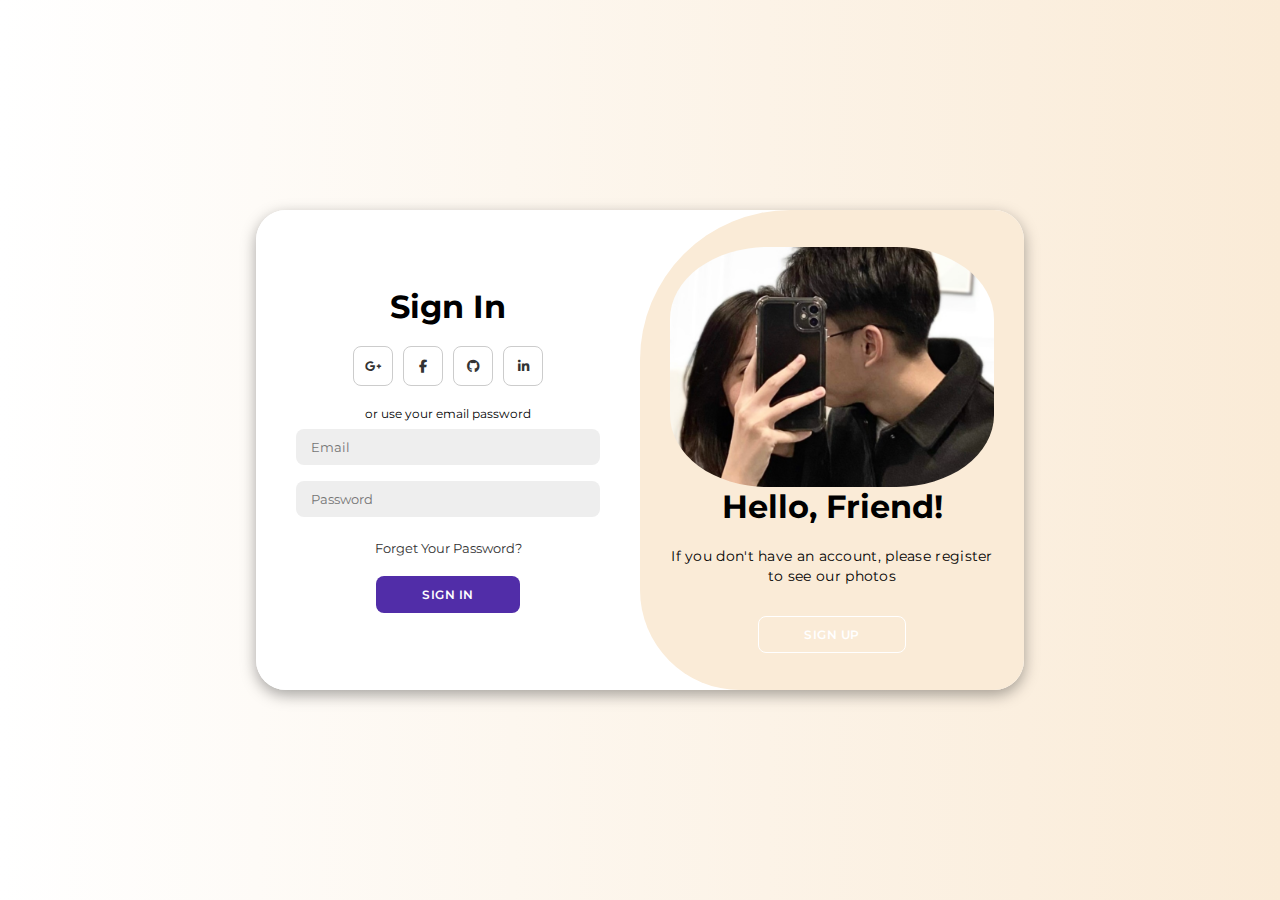
<file: login.html>
<!DOCTYPE html>
<html lang="en">

<head>
    <meta charset="UTF-8">
    <meta name="viewport" content="width=device-width, initial-scale=1.0">
    <link rel="stylesheet" href="https://cdnjs.cloudflare.com/ajax/libs/font-awesome/6.4.2/css/all.min.css">
    <link rel="stylesheet" href="style.css">
    <title>Sign In</title>
</head>

<body>

    <div class="container" id="container">
        <div class="form-container sign-up">
            <form>
                <h1>Create Account</h1>
                <div class="social-icons">
                    <a href="#" class="icon"><i class="fa-brands fa-google-plus-g"></i></a>
                    <a href="#" class="icon"><i class="fa-brands fa-facebook-f"></i></a>
                    <a href="#" class="icon"><i class="fa-brands fa-github"></i></a>
                    <a href="#" class="icon"><i class="fa-brands fa-linkedin-in"></i></a>
                </div>
                <span>or use your email for registeration</span>
                <input type="text" placeholder="Name">
                <input type="email" placeholder="Email">
                <input type="password" placeholder="Password">
                <button>Sign Up</button>
            </form>
        </div>
        <div class="form-container sign-in">
            <form>
                <h1>Sign In</h1>
                <div class="social-icons">
                    <a href="#" class="icon"><i class="fa-brands fa-google-plus-g"></i></a>
                    <a href="#" class="icon"><i class="fa-brands fa-facebook-f"></i></a>
                    <a href="#" class="icon"><i class="fa-brands fa-github"></i></a>
                    <a href="#" class="icon"><i class="fa-brands fa-linkedin-in"></i></a>
                </div>
                <span>or use your email password</span>
                <input type="email" placeholder="Email" required>
                <input type="password" placeholder="Password" required>
                <a href="#">Forget Your Password? </a>
                <button>Sign In</button>
            </form>
        </div>
        <div class="toggle-container">
            <div class="toggle">
                <div class="toggle-panel toggle-left">
                    <img src="/img/couple4.JPG" alt="">
                    <h1>Welcome Back!</h1>
                    <p>Please log in to your account to enter</p>
                    <button class="hidden" id="login">Sign In</button>
                </div>
                <div class="toggle-panel toggle-right">
                    <img src="/img/couple2.JPG" alt="">
                    <h1>Hello, Friend!</h1>
                    <p>If you don't have an account, please register to see our photos</p>
                    <button class="hidden" id="register">Sign Up</button>
                </div>
            </div>
        </div>
    </div>

    <script src="script.js"></script>
</body>

</html>
</file>
<file: main.css>
* {
    box-sizing: border-box;
    padding: 0;
    margin: 0;
    font-family: "Dancing Script", cursive;
}
/* header */
.active {
    background-color: white;
}
header {
    position: fixed;
    width: 100%;
    z-index: 999;
    transition: all 0.3s ease;
    height: 100px;
}
ul{
    list-style: none;
}
a {
    text-decoration: none;
    color : unset
}
header .container {
    height: 100px;
}
header .container .row {
    height: 100px;
}
.container{
    /* background-color: antiquewhite; */
    max-width: 1000px;
    margin: auto ;
    
}
.row {
    display: flex;
}
header .container .row {
    justify-content: space-between;
    align-items: center;
}
.row a {
    width: 100px;
}
.logo1{
    width: 220%;
}
header nav ul {
    display: flex;
}
header nav ul li {
    /* font-family: "Dancing Script", cursive; */
    font-size: 30px;
    padding: 10px 20px ;
    transition: all 0.3s ease;
}
header nav ul li:hover{
    border-top: 1px solid black;
    /* background-color: rgba(231,277,277); */
}
header .ti-heart-broken {
    font-size: 25px;
    cursor: pointer;
}

/* Banner */
.banner {
    padding-top: 250px;
    background-color: antiquewhite;
    width: 100%;
    height: 100vh;
}
.banner-left img {
    max-width: 350px;
    border-radius: 30%;
    filter: drop-shadow(10px 7px 10px orange);
}
.banner .row {
    justify-content: center;
    align-items: center;
    height: 80%;
    column-gap: 100px;
}
.banner-right h1,h2,h3 {
    font-size: 35px;
}
.banner-right-btn {
    font-size: 30px;
}
.banner-left-name{
    text-align: center;
    margin-top: 20px;
    font-size: 20px;
}
/* About */
.about {
    padding: 30px;
}
.section-title {
    text-align: center;
    margin-bottom: 30px;
    font-size: 30px;
}
.about .row {
    justify-content: space-between;
    /* khoảng cách giữa các cột với nhau */
    column-gap: 30px;
}
.about-img , .about-text {
    /* phần tử sẽ chiếm không gian một cách linh hoạt, mở rộng hoặc thu nhỏ tùy theo không gian còn lại trong container. */
    flex: 1; 
}
.ti-drupal, .ti-github {
    display: block;
    /* text-align: center; */
    font-size: 30px;
}
.inf-top {
    display: flex;
    justify-content: space-between;
}
.inf-top1 {
    padding: 50px;
    text-align: center;
}
.about-img img {
    width: 100%;
    border-radius: 10px;
}
.inf-top1 {
    flex : 1;
    /* chỉnh chiều dài của các h/a = nhau , sau đó sử dụng width : auto */
    align-items: stretch;
}
.inf-top1 img {
    width: auto;
    height: 250px;
    border-radius: 20%;
    object-fit: cover;
}
.inf-top1 h2, h4 {
    font-size: 15px;
}
.text-bot ul {
    font-size: 30px;
    text-align: center;
}
.text-bot ul li{
    font-family: "Dancing Script", cursive;
    font-size: 20px;
}

/* Couple */
.couple-img {
    display: flex;
    align-items: stretch;
    justify-content: space-around;
}
.couple-img img {
    height: 300px; /* Chiều cao mong muốn */
    object-fit: cover; /* Giữ tỷ lệ và cắt phần dư thừa nếu cần */
    width: 200px; /* Đảm bảo giữ đúng tỷ lệ hình ảnh */
    border-radius: 20px;
    filter: drop-shadow(10px 7px 10px orange);
    transition: transform 0.3s ease; /* Tạo hiệu ứng chuyển động mượt mà */
}
.couple-img img:hover {
    transform: translateX(20px); /* Dịch chuyển ảnh sang phải 20px */
    /* Có thể dịch chuyển theo các hướng khác nhau */
    /* transform: translateY(20px); - Dịch chuyển xuống */
    /* transform: translate(-20px, 0); - Dịch chuyển sang trái */
    /* transform: translate(0, -20px); - Dịch chuyển lên trên */
}
/* footer */
.footer-contact .row {
    /* display: flex; */
    justify-content: space-evenly;
}
.footer-contact .row ul {
    font-size: 20px;
    border: 1px dashed #ccc;
    padding: 30px 12px ;
    border-radius: 10px;
    width: 120%;
}
.footer-contact .row ul:hover {
    background-color: #d4cacf;
}
.contact-TH li i {
    margin-right: 10px;
}
.footer-menu {
    text-align: center;
}
.footer-menu ul {
    display: flex;
    justify-content:center;
}
.footer-menu ul li {
    margin: 20px 10px;
    font-size: 20px;
}
.footer-menu ul li:hover {
    color : red;
    font-size :20px
}
.copyright {
    background-color: black;
    color: white;
    text-align: center;
    padding: 3px 0;
    font-family: 'Times New Roman', Times, serif
}
</file>
<file: themify-icons-font/themify-icons/themify-icons.css>
@font-face {
	font-family: 'themify';
	src:url('fonts/themify.eot?-fvbane');
	src:url('fonts/themify.eot?#iefix-fvbane') format('embedded-opentype'),
		url('fonts/themify.woff?-fvbane') format('woff'),
		url('fonts/themify.ttf?-fvbane') format('truetype'),
		url('fonts/themify.svg?-fvbane#themify') format('svg');
	font-weight: normal;
	font-style: normal;
}

[class^="ti-"], [class*=" ti-"] {
	font-family: 'themify';
	speak: none;
	font-style: normal;
	font-weight: normal;
	font-variant: normal;
	text-transform: none;
	line-height: 1;

	/* Better Font Rendering =========== */
	-webkit-font-smoothing: antialiased;
	-moz-osx-font-smoothing: grayscale;
}

.ti-wand:before {
	content: "\e600";
}
.ti-volume:before {
	content: "\e601";
}
.ti-user:before {
	content: "\e602";
}
.ti-unlock:before {
	content: "\e603";
}
.ti-unlink:before {
	content: "\e604";
}
.ti-trash:before {
	content: "\e605";
}
.ti-thought:before {
	content: "\e606";
}
.ti-target:before {
	content: "\e607";
}
.ti-tag:before {
	content: "\e608";
}
.ti-tablet:before {
	content: "\e609";
}
.ti-star:before {
	content: "\e60a";
}
.ti-spray:before {
	content: "\e60b";
}
.ti-signal:before {
	content: "\e60c";
}
.ti-shopping-cart:before {
	content: "\e60d";
}
.ti-shopping-cart-full:before {
	content: "\e60e";
}
.ti-settings:before {
	content: "\e60f";
}
.ti-search:before {
	content: "\e610";
}
.ti-zoom-in:before {
	content: "\e611";
}
.ti-zoom-out:before {
	content: "\e612";
}
.ti-cut:before {
	content: "\e613";
}
.ti-ruler:before {
	content: "\e614";
}
.ti-ruler-pencil:before {
	content: "\e615";
}
.ti-ruler-alt:before {
	content: "\e616";
}
.ti-bookmark:before {
	content: "\e617";
}
.ti-bookmark-alt:before {
	content: "\e618";
}
.ti-reload:before {
	content: "\e619";
}
.ti-plus:before {
	content: "\e61a";
}
.ti-pin:before {
	content: "\e61b";
}
.ti-pencil:before {
	content: "\e61c";
}
.ti-pencil-alt:before {
	content: "\e61d";
}
.ti-paint-roller:before {
	content: "\e61e";
}
.ti-paint-bucket:before {
	content: "\e61f";
}
.ti-na:before {
	content: "\e620";
}
.ti-mobile:before {
	content: "\e621";
}
.ti-minus:before {
	content: "\e622";
}
.ti-medall:before {
	content: "\e623";
}
.ti-medall-alt:before {
	content: "\e624";
}
.ti-marker:before {
	content: "\e625";
}
.ti-marker-alt:before {
	content: "\e626";
}
.ti-arrow-up:before {
	content: "\e627";
}
.ti-arrow-right:before {
	content: "\e628";
}
.ti-arrow-left:before {
	content: "\e629";
}
.ti-arrow-down:before {
	content: "\e62a";
}
.ti-lock:before {
	content: "\e62b";
}
.ti-location-arrow:before {
	content: "\e62c";
}
.ti-link:before {
	content: "\e62d";
}
.ti-layout:before {
	content: "\e62e";
}
.ti-layers:before {
	content: "\e62f";
}
.ti-layers-alt:before {
	content: "\e630";
}
.ti-key:before {
	content: "\e631";
}
.ti-import:before {
	content: "\e632";
}
.ti-image:before {
	content: "\e633";
}
.ti-heart:before {
	content: "\e634";
}
.ti-heart-broken:before {
	content: "\e635";
}
.ti-hand-stop:before {
	content: "\e636";
}
.ti-hand-open:before {
	content: "\e637";
}
.ti-hand-drag:before {
	content: "\e638";
}
.ti-folder:before {
	content: "\e639";
}
.ti-flag:before {
	content: "\e63a";
}
.ti-flag-alt:before {
	content: "\e63b";
}
.ti-flag-alt-2:before {
	content: "\e63c";
}
.ti-eye:before {
	content: "\e63d";
}
.ti-export:before {
	content: "\e63e";
}
.ti-exchange-vertical:before {
	content: "\e63f";
}
.ti-desktop:before {
	content: "\e640";
}
.ti-cup:before {
	content: "\e641";
}
.ti-crown:before {
	content: "\e642";
}
.ti-comments:before {
	content: "\e643";
}
.ti-comment:before {
	content: "\e644";
}
.ti-comment-alt:before {
	content: "\e645";
}
.ti-close:before {
	content: "\e646";
}
.ti-clip:before {
	content: "\e647";
}
.ti-angle-up:before {
	content: "\e648";
}
.ti-angle-right:before {
	content: "\e649";
}
.ti-angle-left:before {
	content: "\e64a";
}
.ti-angle-down:before {
	content: "\e64b";
}
.ti-check:before {
	content: "\e64c";
}
.ti-check-box:before {
	content: "\e64d";
}
.ti-camera:before {
	content: "\e64e";
}
.ti-announcement:before {
	content: "\e64f";
}
.ti-brush:before {
	content: "\e650";
}
.ti-briefcase:before {
	content: "\e651";
}
.ti-bolt:before {
	content: "\e652";
}
.ti-bolt-alt:before {
	content: "\e653";
}
.ti-blackboard:before {
	content: "\e654";
}
.ti-bag:before {
	content: "\e655";
}
.ti-move:before {
	content: "\e656";
}
.ti-arrows-vertical:before {
	content: "\e657";
}
.ti-arrows-horizontal:before {
	content: "\e658";
}
.ti-fullscreen:before {
	content: "\e659";
}
.ti-arrow-top-right:before {
	content: "\e65a";
}
.ti-arrow-top-left:before {
	content: "\e65b";
}
.ti-arrow-circle-up:before {
	content: "\e65c";
}
.ti-arrow-circle-right:before {
	content: "\e65d";
}
.ti-arrow-circle-left:before {
	content: "\e65e";
}
.ti-arrow-circle-down:before {
	content: "\e65f";
}
.ti-angle-double-up:before {
	content: "\e660";
}
.ti-angle-double-right:before {
	content: "\e661";
}
.ti-angle-double-left:before {
	content: "\e662";
}
.ti-angle-double-down:before {
	content: "\e663";
}
.ti-zip:before {
	content: "\e664";
}
.ti-world:before {
	content: "\e665";
}
.ti-wheelchair:before {
	content: "\e666";
}
.ti-view-list:before {
	content: "\e667";
}
.ti-view-list-alt:before {
	content: "\e668";
}
.ti-view-grid:before {
	content: "\e669";
}
.ti-uppercase:before {
	content: "\e66a";
}
.ti-upload:before {
	content: "\e66b";
}
.ti-underline:before {
	content: "\e66c";
}
.ti-truck:before {
	content: "\e66d";
}
.ti-timer:before {
	content: "\e66e";
}
.ti-ticket:before {
	content: "\e66f";
}
.ti-thumb-up:before {
	content: "\e670";
}
.ti-thumb-down:before {
	content: "\e671";
}
.ti-text:before {
	content: "\e672";
}
.ti-stats-up:before {
	content: "\e673";
}
.ti-stats-down:before {
	content: "\e674";
}
.ti-split-v:before {
	content: "\e675";
}
.ti-split-h:before {
	content: "\e676";
}
.ti-smallcap:before {
	content: "\e677";
}
.ti-shine:before {
	content: "\e678";
}
.ti-shift-right:before {
	content: "\e679";
}
.ti-shift-left:before {
	content: "\e67a";
}
.ti-shield:before {
	content: "\e67b";
}
.ti-notepad:before {
	content: "\e67c";
}
.ti-server:before {
	content: "\e67d";
}
.ti-quote-right:before {
	content: "\e67e";
}
.ti-quote-left:before {
	content: "\e67f";
}
.ti-pulse:before {
	content: "\e680";
}
.ti-printer:before {
	content: "\e681";
}
.ti-power-off:before {
	content: "\e682";
}
.ti-plug:before {
	content: "\e683";
}
.ti-pie-chart:before {
	content: "\e684";
}
.ti-paragraph:before {
	content: "\e685";
}
.ti-panel:before {
	content: "\e686";
}
.ti-package:before {
	content: "\e687";
}
.ti-music:before {
	content: "\e688";
}
.ti-music-alt:before {
	content: "\e689";
}
.ti-mouse:before {
	content: "\e68a";
}
.ti-mouse-alt:before {
	content: "\e68b";
}
.ti-money:before {
	content: "\e68c";
}
.ti-microphone:before {
	content: "\e68d";
}
.ti-menu:before {
	content: "\e68e";
}
.ti-menu-alt:before {
	content: "\e68f";
}
.ti-map:before {
	content: "\e690";
}
.ti-map-alt:before {
	content: "\e691";
}
.ti-loop:before {
	content: "\e692";
}
.ti-location-pin:before {
	content: "\e693";
}
.ti-list:before {
	content: "\e694";
}
.ti-light-bulb:before {
	content: "\e695";
}
.ti-Italic:before {
	content: "\e696";
}
.ti-info:before {
	content: "\e697";
}
.ti-infinite:before {
	content: "\e698";
}
.ti-id-badge:before {
	content: "\e699";
}
.ti-hummer:before {
	content: "\e69a";
}
.ti-home:before {
	content: "\e69b";
}
.ti-help:before {
	content: "\e69c";
}
.ti-headphone:before {
	content: "\e69d";
}
.ti-harddrives:before {
	content: "\e69e";
}
.ti-harddrive:before {
	content: "\e69f";
}
.ti-gift:before {
	content: "\e6a0";
}
.ti-game:before {
	content: "\e6a1";
}
.ti-filter:before {
	content: "\e6a2";
}
.ti-files:before {
	content: "\e6a3";
}
.ti-file:before {
	content: "\e6a4";
}
.ti-eraser:before {
	content: "\e6a5";
}
.ti-envelope:before {
	content: "\e6a6";
}
.ti-download:before {
	content: "\e6a7";
}
.ti-direction:before {
	content: "\e6a8";
}
.ti-direction-alt:before {
	content: "\e6a9";
}
.ti-dashboard:before {
	content: "\e6aa";
}
.ti-control-stop:before {
	content: "\e6ab";
}
.ti-control-shuffle:before {
	content: "\e6ac";
}
.ti-control-play:before {
	content: "\e6ad";
}
.ti-control-pause:before {
	content: "\e6ae";
}
.ti-control-forward:before {
	content: "\e6af";
}
.ti-control-backward:before {
	content: "\e6b0";
}
.ti-cloud:before {
	content: "\e6b1";
}
.ti-cloud-up:before {
	content: "\e6b2";
}
.ti-cloud-down:before {
	content: "\e6b3";
}
.ti-clipboard:before {
	content: "\e6b4";
}
.ti-car:before {
	content: "\e6b5";
}
.ti-calendar:before {
	content: "\e6b6";
}
.ti-book:before {
	content: "\e6b7";
}
.ti-bell:before {
	content: "\e6b8";
}
.ti-basketball:before {
	content: "\e6b9";
}
.ti-bar-chart:before {
	content: "\e6ba";
}
.ti-bar-chart-alt:before {
	content: "\e6bb";
}
.ti-back-right:before {
	content: "\e6bc";
}
.ti-back-left:before {
	content: "\e6bd";
}
.ti-arrows-corner:before {
	content: "\e6be";
}
.ti-archive:before {
	content: "\e6bf";
}
.ti-anchor:before {
	content: "\e6c0";
}
.ti-align-right:before {
	content: "\e6c1";
}
.ti-align-left:before {
	content: "\e6c2";
}
.ti-align-justify:before {
	content: "\e6c3";
}
.ti-align-center:before {
	content: "\e6c4";
}
.ti-alert:before {
	content: "\e6c5";
}
.ti-alarm-clock:before {
	content: "\e6c6";
}
.ti-agenda:before {
	content: "\e6c7";
}
.ti-write:before {
	content: "\e6c8";
}
.ti-window:before {
	content: "\e6c9";
}
.ti-widgetized:before {
	content: "\e6ca";
}
.ti-widget:before {
	content: "\e6cb";
}
.ti-widget-alt:before {
	content: "\e6cc";
}
.ti-wallet:before {
	content: "\e6cd";
}
.ti-video-clapper:before {
	content: "\e6ce";
}
.ti-video-camera:before {
	content: "\e6cf";
}
.ti-vector:before {
	content: "\e6d0";
}
.ti-themify-logo:before {
	content: "\e6d1";
}
.ti-themify-favicon:before {
	content: "\e6d2";
}
.ti-themify-favicon-alt:before {
	content: "\e6d3";
}
.ti-support:before {
	content: "\e6d4";
}
.ti-stamp:before {
	content: "\e6d5";
}
.ti-split-v-alt:before {
	content: "\e6d6";
}
.ti-slice:before {
	content: "\e6d7";
}
.ti-shortcode:before {
	content: "\e6d8";
}
.ti-shift-right-alt:before {
	content: "\e6d9";
}
.ti-shift-left-alt:before {
	content: "\e6da";
}
.ti-ruler-alt-2:before {
	content: "\e6db";
}
.ti-receipt:before {
	content: "\e6dc";
}
.ti-pin2:before {
	content: "\e6dd";
}
.ti-pin-alt:before {
	content: "\e6de";
}
.ti-pencil-alt2:before {
	content: "\e6df";
}
.ti-palette:before {
	content: "\e6e0";
}
.ti-more:before {
	content: "\e6e1";
}
.ti-more-alt:before {
	content: "\e6e2";
}
.ti-microphone-alt:before {
	content: "\e6e3";
}
.ti-magnet:before {
	content: "\e6e4";
}
.ti-line-double:before {
	content: "\e6e5";
}
.ti-line-dotted:before {
	content: "\e6e6";
}
.ti-line-dashed:before {
	content: "\e6e7";
}
.ti-layout-width-full:before {
	content: "\e6e8";
}
.ti-layout-width-default:before {
	content: "\e6e9";
}
.ti-layout-width-default-alt:before {
	content: "\e6ea";
}
.ti-layout-tab:before {
	content: "\e6eb";
}
.ti-layout-tab-window:before {
	content: "\e6ec";
}
.ti-layout-tab-v:before {
	content: "\e6ed";
}
.ti-layout-tab-min:before {
	content: "\e6ee";
}
.ti-layout-slider:before {
	content: "\e6ef";
}
.ti-layout-slider-alt:before {
	content: "\e6f0";
}
.ti-layout-sidebar-right:before {
	content: "\e6f1";
}
.ti-layout-sidebar-none:before {
	content: "\e6f2";
}
.ti-layout-sidebar-left:before {
	content: "\e6f3";
}
.ti-layout-placeholder:before {
	content: "\e6f4";
}
.ti-layout-menu:before {
	content: "\e6f5";
}
.ti-layout-menu-v:before {
	content: "\e6f6";
}
.ti-layout-menu-separated:before {
	content: "\e6f7";
}
.ti-layout-menu-full:before {
	content: "\e6f8";
}
.ti-layout-media-right-alt:before {
	content: "\e6f9";
}
.ti-layout-media-right:before {
	content: "\e6fa";
}
.ti-layout-media-overlay:before {
	content: "\e6fb";
}
.ti-layout-media-overlay-alt:before {
	content: "\e6fc";
}
.ti-layout-media-overlay-alt-2:before {
	content: "\e6fd";
}
.ti-layout-media-left-alt:before {
	content: "\e6fe";
}
.ti-layout-media-left:before {
	content: "\e6ff";
}
.ti-layout-media-center-alt:before {
	content: "\e700";
}
.ti-layout-media-center:before {
	content: "\e701";
}
.ti-layout-list-thumb:before {
	content: "\e702";
}
.ti-layout-list-thumb-alt:before {
	content: "\e703";
}
.ti-layout-list-post:before {
	content: "\e704";
}
.ti-layout-list-large-image:before {
	content: "\e705";
}
.ti-layout-line-solid:before {
	content: "\e706";
}
.ti-layout-grid4:before {
	content: "\e707";
}
.ti-layout-grid3:before {
	content: "\e708";
}
.ti-layout-grid2:before {
	content: "\e709";
}
.ti-layout-grid2-thumb:before {
	content: "\e70a";
}
.ti-layout-cta-right:before {
	content: "\e70b";
}
.ti-layout-cta-left:before {
	content: "\e70c";
}
.ti-layout-cta-center:before {
	content: "\e70d";
}
.ti-layout-cta-btn-right:before {
	content: "\e70e";
}
.ti-layout-cta-btn-left:before {
	content: "\e70f";
}
.ti-layout-column4:before {
	content: "\e710";
}
.ti-layout-column3:before {
	content: "\e711";
}
.ti-layout-column2:before {
	content: "\e712";
}
.ti-layout-accordion-separated:before {
	content: "\e713";
}
.ti-layout-accordion-merged:before {
	content: "\e714";
}
.ti-layout-accordion-list:before {
	content: "\e715";
}
.ti-ink-pen:before {
	content: "\e716";
}
.ti-info-alt:before {
	content: "\e717";
}
.ti-help-alt:before {
	content: "\e718";
}
.ti-headphone-alt:before {
	content: "\e719";
}
.ti-hand-point-up:before {
	content: "\e71a";
}
.ti-hand-point-right:before {
	content: "\e71b";
}
.ti-hand-point-left:before {
	content: "\e71c";
}
.ti-hand-point-down:before {
	content: "\e71d";
}
.ti-gallery:before {
	content: "\e71e";
}
.ti-face-smile:before {
	content: "\e71f";
}
.ti-face-sad:before {
	content: "\e720";
}
.ti-credit-card:before {
	content: "\e721";
}
.ti-control-skip-forward:before {
	content: "\e722";
}
.ti-control-skip-backward:before {
	content: "\e723";
}
.ti-control-record:before {
	content: "\e724";
}
.ti-control-eject:before {
	content: "\e725";
}
.ti-comments-smiley:before {
	content: "\e726";
}
.ti-brush-alt:before {
	content: "\e727";
}
.ti-youtube:before {
	content: "\e728";
}
.ti-vimeo:before {
	content: "\e729";
}
.ti-twitter:before {
	content: "\e72a";
}
.ti-time:before {
	content: "\e72b";
}
.ti-tumblr:before {
	content: "\e72c";
}
.ti-skype:before {
	content: "\e72d";
}
.ti-share:before {
	content: "\e72e";
}
.ti-share-alt:before {
	content: "\e72f";
}
.ti-rocket:before {
	content: "\e730";
}
.ti-pinterest:before {
	content: "\e731";
}
.ti-new-window:before {
	content: "\e732";
}
.ti-microsoft:before {
	content: "\e733";
}
.ti-list-ol:before {
	content: "\e734";
}
.ti-linkedin:before {
	content: "\e735";
}
.ti-layout-sidebar-2:before {
	content: "\e736";
}
.ti-layout-grid4-alt:before {
	content: "\e737";
}
.ti-layout-grid3-alt:before {
	content: "\e738";
}
.ti-layout-grid2-alt:before {
	content: "\e739";
}
.ti-layout-column4-alt:before {
	content: "\e73a";
}
.ti-layout-column3-alt:before {
	content: "\e73b";
}
.ti-layout-column2-alt:before {
	content: "\e73c";
}
.ti-instagram:before {
	content: "\e73d";
}
.ti-google:before {
	content: "\e73e";
}
.ti-github:before {
	content: "\e73f";
}
.ti-flickr:before {
	content: "\e740";
}
.ti-facebook:before {
	content: "\e741";
}
.ti-dropbox:before {
	content: "\e742";
}
.ti-dribbble:before {
	content: "\e743";
}
.ti-apple:before {
	content: "\e744";
}
.ti-android:before {
	content: "\e745";
}
.ti-save:before {
	content: "\e746";
}
.ti-save-alt:before {
	content: "\e747";
}
.ti-yahoo:before {
	content: "\e748";
}
.ti-wordpress:before {
	content: "\e749";
}
.ti-vimeo-alt:before {
	content: "\e74a";
}
.ti-twitter-alt:before {
	content: "\e74b";
}
.ti-tumblr-alt:before {
	content: "\e74c";
}
.ti-trello:before {
	content: "\e74d";
}
.ti-stack-overflow:before {
	content: "\e74e";
}
.ti-soundcloud:before {
	content: "\e74f";
}
.ti-sharethis:before {
	content: "\e750";
}
.ti-sharethis-alt:before {
	content: "\e751";
}
.ti-reddit:before {
	content: "\e752";
}
.ti-pinterest-alt:before {
	content: "\e753";
}
.ti-microsoft-alt:before {
	content: "\e754";
}
.ti-linux:before {
	content: "\e755";
}
.ti-jsfiddle:before {
	content: "\e756";
}
.ti-joomla:before {
	content: "\e757";
}
.ti-html5:before {
	content: "\e758";
}
.ti-flickr-alt:before {
	content: "\e759";
}
.ti-email:before {
	content: "\e75a";
}
.ti-drupal:before {
	content: "\e75b";
}
.ti-dropbox-alt:before {
	content: "\e75c";
}
.ti-css3:before {
	content: "\e75d";
}
.ti-rss:before {
	content: "\e75e";
}
.ti-rss-alt:before {
	content: "\e75f";
}
</file>
<file: reponsive.css>
/* Mobile $ tablet : width < 1024px */
@media only screen and (max-width : 63.9375em) {

    
}

/* Mobile : width < 740px */
header .ti-menu {
    font-size: 22px;
    display: none;
}
header nav .active {
    right: 0;
}
@media only screen and (max-width :46.1875em) {
    header .ti-menu {
        display: block  ;
    }
    header nav {
        position: fixed;
        top: 0;
        right: 100%;
        background-color: bisque;
        width: 350px;
        height: 100vh;
        transition: all 0.3 ease;
    }
    header nav ul{
        flex-direction: column;
        text-align: center;
        padding: 70px 0;
    }
    .banner .row {
        flex-direction: column;
    }
    .about .row{
        flex-direction: column;
    }
    .Couple .couple-img {
        flex-direction: column;
    }
}

/* Tablet : width >= 740px and width < 1024px */
@media only screen and (min-width: 46.25em) and ( max-width: 63.9375em ) 
 {
    
}
</file>
<file: themify-icons-font/themify-icons/demo-files/demo.css>
body {
	font: normal 1em/1.5em Arial, Helvetica, sans-serif;
	max-width: 90%;
	margin: 30px auto 0;
}
h1, h3 {
	font-weight: normal;
}
h3 {
	font-size: 1.4;
	text-transform: uppercase;
	letter-spacing: 1px;
}

.icon-section {
	margin: 0 0 3em;
	clear: both;
	overflow: hidden;
}
.icon-container {
	width: 240px; 
	padding: .7em 0;
	float: left; 
	position: relative;
	text-align: left;
}
.icon-container [class^="ti-"], 
.icon-container [class*=" ti-"] {
	color: #000;
	position: absolute;
	margin-top: 3px;
	transition: .3s;
}
.icon-container:hover [class^="ti-"],
.icon-container:hover [class*=" ti-"] {
	font-size: 2.2em;
	margin-top: -5px;
}
.icon-container:hover .icon-name {
	color: #000;
}
.icon-name {
	color: #aaa;
	margin-left: 35px;
	font-size: .8em;
	transition: .3s;
}
.icon-container:hover .icon-name {
	margin-left: 45px;
}
</file>
<file: themify-icons-font/themify-icons/ie7/ie7.css>
.ti-wand {
	*zoom: expression(this.runtimeStyle['zoom'] = '1', this.innerHTML = '&#xe600;');
}
.ti-volume {
	*zoom: expression(this.runtimeStyle['zoom'] = '1', this.innerHTML = '&#xe601;');
}
.ti-user {
	*zoom: expression(this.runtimeStyle['zoom'] = '1', this.innerHTML = '&#xe602;');
}
.ti-unlock {
	*zoom: expression(this.runtimeStyle['zoom'] = '1', this.innerHTML = '&#xe603;');
}
.ti-unlink {
	*zoom: expression(this.runtimeStyle['zoom'] = '1', this.innerHTML = '&#xe604;');
}
.ti-trash {
	*zoom: expression(this.runtimeStyle['zoom'] = '1', this.innerHTML = '&#xe605;');
}
.ti-thought {
	*zoom: expression(this.runtimeStyle['zoom'] = '1', this.innerHTML = '&#xe606;');
}
.ti-target {
	*zoom: expression(this.runtimeStyle['zoom'] = '1', this.innerHTML = '&#xe607;');
}
.ti-tag {
	*zoom: expression(this.runtimeStyle['zoom'] = '1', this.innerHTML = '&#xe608;');
}
.ti-tablet {
	*zoom: expression(this.runtimeStyle['zoom'] = '1', this.innerHTML = '&#xe609;');
}
.ti-star {
	*zoom: expression(this.runtimeStyle['zoom'] = '1', this.innerHTML = '&#xe60a;');
}
.ti-spray {
	*zoom: expression(this.runtimeStyle['zoom'] = '1', this.innerHTML = '&#xe60b;');
}
.ti-signal {
	*zoom: expression(this.runtimeStyle['zoom'] = '1', this.innerHTML = '&#xe60c;');
}
.ti-shopping-cart {
	*zoom: expression(this.runtimeStyle['zoom'] = '1', this.innerHTML = '&#xe60d;');
}
.ti-shopping-cart-full {
	*zoom: expression(this.runtimeStyle['zoom'] = '1', this.innerHTML = '&#xe60e;');
}
.ti-settings {
	*zoom: expression(this.runtimeStyle['zoom'] = '1', this.innerHTML = '&#xe60f;');
}
.ti-search {
	*zoom: expression(this.runtimeStyle['zoom'] = '1', this.innerHTML = '&#xe610;');
}
.ti-zoom-in {
	*zoom: expression(this.runtimeStyle['zoom'] = '1', this.innerHTML = '&#xe611;');
}
.ti-zoom-out {
	*zoom: expression(this.runtimeStyle['zoom'] = '1', this.innerHTML = '&#xe612;');
}
.ti-cut {
	*zoom: expression(this.runtimeStyle['zoom'] = '1', this.innerHTML = '&#xe613;');
}
.ti-ruler {
	*zoom: expression(this.runtimeStyle['zoom'] = '1', this.innerHTML = '&#xe614;');
}
.ti-ruler-pencil {
	*zoom: expression(this.runtimeStyle['zoom'] = '1', this.innerHTML = '&#xe615;');
}
.ti-ruler-alt {
	*zoom: expression(this.runtimeStyle['zoom'] = '1', this.innerHTML = '&#xe616;');
}
.ti-bookmark {
	*zoom: expression(this.runtimeStyle['zoom'] = '1', this.innerHTML = '&#xe617;');
}
.ti-bookmark-alt {
	*zoom: expression(this.runtimeStyle['zoom'] = '1', this.innerHTML = '&#xe618;');
}
.ti-reload {
	*zoom: expression(this.runtimeStyle['zoom'] = '1', this.innerHTML = '&#xe619;');
}
.ti-plus {
	*zoom: expression(this.runtimeStyle['zoom'] = '1', this.innerHTML = '&#xe61a;');
}
.ti-pin {
	*zoom: expression(this.runtimeStyle['zoom'] = '1', this.innerHTML = '&#xe61b;');
}
.ti-pencil {
	*zoom: expression(this.runtimeStyle['zoom'] = '1', this.innerHTML = '&#xe61c;');
}
.ti-pencil-alt {
	*zoom: expression(this.runtimeStyle['zoom'] = '1', this.innerHTML = '&#xe61d;');
}
.ti-paint-roller {
	*zoom: expression(this.runtimeStyle['zoom'] = '1', this.innerHTML = '&#xe61e;');
}
.ti-paint-bucket {
	*zoom: expression(this.runtimeStyle['zoom'] = '1', this.innerHTML = '&#xe61f;');
}
.ti-na {
	*zoom: expression(this.runtimeStyle['zoom'] = '1', this.innerHTML = '&#xe620;');
}
.ti-mobile {
	*zoom: expression(this.runtimeStyle['zoom'] = '1', this.innerHTML = '&#xe621;');
}
.ti-minus {
	*zoom: expression(this.runtimeStyle['zoom'] = '1', this.innerHTML = '&#xe622;');
}
.ti-medall {
	*zoom: expression(this.runtimeStyle['zoom'] = '1', this.innerHTML = '&#xe623;');
}
.ti-medall-alt {
	*zoom: expression(this.runtimeStyle['zoom'] = '1', this.innerHTML = '&#xe624;');
}
.ti-marker {
	*zoom: expression(this.runtimeStyle['zoom'] = '1', this.innerHTML = '&#xe625;');
}
.ti-marker-alt {
	*zoom: expression(this.runtimeStyle['zoom'] = '1', this.innerHTML = '&#xe626;');
}
.ti-arrow-up {
	*zoom: expression(this.runtimeStyle['zoom'] = '1', this.innerHTML = '&#xe627;');
}
.ti-arrow-right {
	*zoom: expression(this.runtimeStyle['zoom'] = '1', this.innerHTML = '&#xe628;');
}
.ti-arrow-left {
	*zoom: expression(this.runtimeStyle['zoom'] = '1', this.innerHTML = '&#xe629;');
}
.ti-arrow-down {
	*zoom: expression(this.runtimeStyle['zoom'] = '1', this.innerHTML = '&#xe62a;');
}
.ti-lock {
	*zoom: expression(this.runtimeStyle['zoom'] = '1', this.innerHTML = '&#xe62b;');
}
.ti-location-arrow {
	*zoom: expression(this.runtimeStyle['zoom'] = '1', this.innerHTML = '&#xe62c;');
}
.ti-link {
	*zoom: expression(this.runtimeStyle['zoom'] = '1', this.innerHTML = '&#xe62d;');
}
.ti-layout {
	*zoom: expression(this.runtimeStyle['zoom'] = '1', this.innerHTML = '&#xe62e;');
}
.ti-layers {
	*zoom: expression(this.runtimeStyle['zoom'] = '1', this.innerHTML = '&#xe62f;');
}
.ti-layers-alt {
	*zoom: expression(this.runtimeStyle['zoom'] = '1', this.innerHTML = '&#xe630;');
}
.ti-key {
	*zoom: expression(this.runtimeStyle['zoom'] = '1', this.innerHTML = '&#xe631;');
}
.ti-import {
	*zoom: expression(this.runtimeStyle['zoom'] = '1', this.innerHTML = '&#xe632;');
}
.ti-image {
	*zoom: expression(this.runtimeStyle['zoom'] = '1', this.innerHTML = '&#xe633;');
}
.ti-heart {
	*zoom: expression(this.runtimeStyle['zoom'] = '1', this.innerHTML = '&#xe634;');
}
.ti-heart-broken {
	*zoom: expression(this.runtimeStyle['zoom'] = '1', this.innerHTML = '&#xe635;');
}
.ti-hand-stop {
	*zoom: expression(this.runtimeStyle['zoom'] = '1', this.innerHTML = '&#xe636;');
}
.ti-hand-open {
	*zoom: expression(this.runtimeStyle['zoom'] = '1', this.innerHTML = '&#xe637;');
}
.ti-hand-drag {
	*zoom: expression(this.runtimeStyle['zoom'] = '1', this.innerHTML = '&#xe638;');
}
.ti-folder {
	*zoom: expression(this.runtimeStyle['zoom'] = '1', this.innerHTML = '&#xe639;');
}
.ti-flag {
	*zoom: expression(this.runtimeStyle['zoom'] = '1', this.innerHTML = '&#xe63a;');
}
.ti-flag-alt {
	*zoom: expression(this.runtimeStyle['zoom'] = '1', this.innerHTML = '&#xe63b;');
}
.ti-flag-alt-2 {
	*zoom: expression(this.runtimeStyle['zoom'] = '1', this.innerHTML = '&#xe63c;');
}
.ti-eye {
	*zoom: expression(this.runtimeStyle['zoom'] = '1', this.innerHTML = '&#xe63d;');
}
.ti-export {
	*zoom: expression(this.runtimeStyle['zoom'] = '1', this.innerHTML = '&#xe63e;');
}
.ti-exchange-vertical {
	*zoom: expression(this.runtimeStyle['zoom'] = '1', this.innerHTML = '&#xe63f;');
}
.ti-desktop {
	*zoom: expression(this.runtimeStyle['zoom'] = '1', this.innerHTML = '&#xe640;');
}
.ti-cup {
	*zoom: expression(this.runtimeStyle['zoom'] = '1', this.innerHTML = '&#xe641;');
}
.ti-crown {
	*zoom: expression(this.runtimeStyle['zoom'] = '1', this.innerHTML = '&#xe642;');
}
.ti-comments {
	*zoom: expression(this.runtimeStyle['zoom'] = '1', this.innerHTML = '&#xe643;');
}
.ti-comment {
	*zoom: expression(this.runtimeStyle['zoom'] = '1', this.innerHTML = '&#xe644;');
}
.ti-comment-alt {
	*zoom: expression(this.runtimeStyle['zoom'] = '1', this.innerHTML = '&#xe645;');
}
.ti-close {
	*zoom: expression(this.runtimeStyle['zoom'] = '1', this.innerHTML = '&#xe646;');
}
.ti-clip {
	*zoom: expression(this.runtimeStyle['zoom'] = '1', this.innerHTML = '&#xe647;');
}
.ti-angle-up {
	*zoom: expression(this.runtimeStyle['zoom'] = '1', this.innerHTML = '&#xe648;');
}
.ti-angle-right {
	*zoom: expression(this.runtimeStyle['zoom'] = '1', this.innerHTML = '&#xe649;');
}
.ti-angle-left {
	*zoom: expression(this.runtimeStyle['zoom'] = '1', this.innerHTML = '&#xe64a;');
}
.ti-angle-down {
	*zoom: expression(this.runtimeStyle['zoom'] = '1', this.innerHTML = '&#xe64b;');
}
.ti-check {
	*zoom: expression(this.runtimeStyle['zoom'] = '1', this.innerHTML = '&#xe64c;');
}
.ti-check-box {
	*zoom: expression(this.runtimeStyle['zoom'] = '1', this.innerHTML = '&#xe64d;');
}
.ti-camera {
	*zoom: expression(this.runtimeStyle['zoom'] = '1', this.innerHTML = '&#xe64e;');
}
.ti-announcement {
	*zoom: expression(this.runtimeStyle['zoom'] = '1', this.innerHTML = '&#xe64f;');
}
.ti-brush {
	*zoom: expression(this.runtimeStyle['zoom'] = '1', this.innerHTML = '&#xe650;');
}
.ti-briefcase {
	*zoom: expression(this.runtimeStyle['zoom'] = '1', this.innerHTML = '&#xe651;');
}
.ti-bolt {
	*zoom: expression(this.runtimeStyle['zoom'] = '1', this.innerHTML = '&#xe652;');
}
.ti-bolt-alt {
	*zoom: expression(this.runtimeStyle['zoom'] = '1', this.innerHTML = '&#xe653;');
}
.ti-blackboard {
	*zoom: expression(this.runtimeStyle['zoom'] = '1', this.innerHTML = '&#xe654;');
}
.ti-bag {
	*zoom: expression(this.runtimeStyle['zoom'] = '1', this.innerHTML = '&#xe655;');
}
.ti-move {
	*zoom: expression(this.runtimeStyle['zoom'] = '1', this.innerHTML = '&#xe656;');
}
.ti-arrows-vertical {
	*zoom: expression(this.runtimeStyle['zoom'] = '1', this.innerHTML = '&#xe657;');
}
.ti-arrows-horizontal {
	*zoom: expression(this.runtimeStyle['zoom'] = '1', this.innerHTML = '&#xe658;');
}
.ti-fullscreen {
	*zoom: expression(this.runtimeStyle['zoom'] = '1', this.innerHTML = '&#xe659;');
}
.ti-arrow-top-right {
	*zoom: expression(this.runtimeStyle['zoom'] = '1', this.innerHTML = '&#xe65a;');
}
.ti-arrow-top-left {
	*zoom: expression(this.runtimeStyle['zoom'] = '1', this.innerHTML = '&#xe65b;');
}
.ti-arrow-circle-up {
	*zoom: expression(this.runtimeStyle['zoom'] = '1', this.innerHTML = '&#xe65c;');
}
.ti-arrow-circle-right {
	*zoom: expression(this.runtimeStyle['zoom'] = '1', this.innerHTML = '&#xe65d;');
}
.ti-arrow-circle-left {
	*zoom: expression(this.runtimeStyle['zoom'] = '1', this.innerHTML = '&#xe65e;');
}
.ti-arrow-circle-down {
	*zoom: expression(this.runtimeStyle['zoom'] = '1', this.innerHTML = '&#xe65f;');
}
.ti-angle-double-up {
	*zoom: expression(this.runtimeStyle['zoom'] = '1', this.innerHTML = '&#xe660;');
}
.ti-angle-double-right {
	*zoom: expression(this.runtimeStyle['zoom'] = '1', this.innerHTML = '&#xe661;');
}
.ti-angle-double-left {
	*zoom: expression(this.runtimeStyle['zoom'] = '1', this.innerHTML = '&#xe662;');
}
.ti-angle-double-down {
	*zoom: expression(this.runtimeStyle['zoom'] = '1', this.innerHTML = '&#xe663;');
}
.ti-zip {
	*zoom: expression(this.runtimeStyle['zoom'] = '1', this.innerHTML = '&#xe664;');
}
.ti-world {
	*zoom: expression(this.runtimeStyle['zoom'] = '1', this.innerHTML = '&#xe665;');
}
.ti-wheelchair {
	*zoom: expression(this.runtimeStyle['zoom'] = '1', this.innerHTML = '&#xe666;');
}
.ti-view-list {
	*zoom: expression(this.runtimeStyle['zoom'] = '1', this.innerHTML = '&#xe667;');
}
.ti-view-list-alt {
	*zoom: expression(this.runtimeStyle['zoom'] = '1', this.innerHTML = '&#xe668;');
}
.ti-view-grid {
	*zoom: expression(this.runtimeStyle['zoom'] = '1', this.innerHTML = '&#xe669;');
}
.ti-uppercase {
	*zoom: expression(this.runtimeStyle['zoom'] = '1', this.innerHTML = '&#xe66a;');
}
.ti-upload {
	*zoom: expression(this.runtimeStyle['zoom'] = '1', this.innerHTML = '&#xe66b;');
}
.ti-underline {
	*zoom: expression(this.runtimeStyle['zoom'] = '1', this.innerHTML = '&#xe66c;');
}
.ti-truck {
	*zoom: expression(this.runtimeStyle['zoom'] = '1', this.innerHTML = '&#xe66d;');
}
.ti-timer {
	*zoom: expression(this.runtimeStyle['zoom'] = '1', this.innerHTML = '&#xe66e;');
}
.ti-ticket {
	*zoom: expression(this.runtimeStyle['zoom'] = '1', this.innerHTML = '&#xe66f;');
}
.ti-thumb-up {
	*zoom: expression(this.runtimeStyle['zoom'] = '1', this.innerHTML = '&#xe670;');
}
.ti-thumb-down {
	*zoom: expression(this.runtimeStyle['zoom'] = '1', this.innerHTML = '&#xe671;');
}
.ti-text {
	*zoom: expression(this.runtimeStyle['zoom'] = '1', this.innerHTML = '&#xe672;');
}
.ti-stats-up {
	*zoom: expression(this.runtimeStyle['zoom'] = '1', this.innerHTML = '&#xe673;');
}
.ti-stats-down {
	*zoom: expression(this.runtimeStyle['zoom'] = '1', this.innerHTML = '&#xe674;');
}
.ti-split-v {
	*zoom: expression(this.runtimeStyle['zoom'] = '1', this.innerHTML = '&#xe675;');
}
.ti-split-h {
	*zoom: expression(this.runtimeStyle['zoom'] = '1', this.innerHTML = '&#xe676;');
}
.ti-smallcap {
	*zoom: expression(this.runtimeStyle['zoom'] = '1', this.innerHTML = '&#xe677;');
}
.ti-shine {
	*zoom: expression(this.runtimeStyle['zoom'] = '1', this.innerHTML = '&#xe678;');
}
.ti-shift-right {
	*zoom: expression(this.runtimeStyle['zoom'] = '1', this.innerHTML = '&#xe679;');
}
.ti-shift-left {
	*zoom: expression(this.runtimeStyle['zoom'] = '1', this.innerHTML = '&#xe67a;');
}
.ti-shield {
	*zoom: expression(this.runtimeStyle['zoom'] = '1', this.innerHTML = '&#xe67b;');
}
.ti-notepad {
	*zoom: expression(this.runtimeStyle['zoom'] = '1', this.innerHTML = '&#xe67c;');
}
.ti-server {
	*zoom: expression(this.runtimeStyle['zoom'] = '1', this.innerHTML = '&#xe67d;');
}
.ti-quote-right {
	*zoom: expression(this.runtimeStyle['zoom'] = '1', this.innerHTML = '&#xe67e;');
}
.ti-quote-left {
	*zoom: expression(this.runtimeStyle['zoom'] = '1', this.innerHTML = '&#xe67f;');
}
.ti-pulse {
	*zoom: expression(this.runtimeStyle['zoom'] = '1', this.innerHTML = '&#xe680;');
}
.ti-printer {
	*zoom: expression(this.runtimeStyle['zoom'] = '1', this.innerHTML = '&#xe681;');
}
.ti-power-off {
	*zoom: expression(this.runtimeStyle['zoom'] = '1', this.innerHTML = '&#xe682;');
}
.ti-plug {
	*zoom: expression(this.runtimeStyle['zoom'] = '1', this.innerHTML = '&#xe683;');
}
.ti-pie-chart {
	*zoom: expression(this.runtimeStyle['zoom'] = '1', this.innerHTML = '&#xe684;');
}
.ti-paragraph {
	*zoom: expression(this.runtimeStyle['zoom'] = '1', this.innerHTML = '&#xe685;');
}
.ti-panel {
	*zoom: expression(this.runtimeStyle['zoom'] = '1', this.innerHTML = '&#xe686;');
}
.ti-package {
	*zoom: expression(this.runtimeStyle['zoom'] = '1', this.innerHTML = '&#xe687;');
}
.ti-music {
	*zoom: expression(this.runtimeStyle['zoom'] = '1', this.innerHTML = '&#xe688;');
}
.ti-music-alt {
	*zoom: expression(this.runtimeStyle['zoom'] = '1', this.innerHTML = '&#xe689;');
}
.ti-mouse {
	*zoom: expression(this.runtimeStyle['zoom'] = '1', this.innerHTML = '&#xe68a;');
}
.ti-mouse-alt {
	*zoom: expression(this.runtimeStyle['zoom'] = '1', this.innerHTML = '&#xe68b;');
}
.ti-money {
	*zoom: expression(this.runtimeStyle['zoom'] = '1', this.innerHTML = '&#xe68c;');
}
.ti-microphone {
	*zoom: expression(this.runtimeStyle['zoom'] = '1', this.innerHTML = '&#xe68d;');
}
.ti-menu {
	*zoom: expression(this.runtimeStyle['zoom'] = '1', this.innerHTML = '&#xe68e;');
}
.ti-menu-alt {
	*zoom: expression(this.runtimeStyle['zoom'] = '1', this.innerHTML = '&#xe68f;');
}
.ti-map {
	*zoom: expression(this.runtimeStyle['zoom'] = '1', this.innerHTML = '&#xe690;');
}
.ti-map-alt {
	*zoom: expression(this.runtimeStyle['zoom'] = '1', this.innerHTML = '&#xe691;');
}
.ti-loop {
	*zoom: expression(this.runtimeStyle['zoom'] = '1', this.innerHTML = '&#xe692;');
}
.ti-location-pin {
	*zoom: expression(this.runtimeStyle['zoom'] = '1', this.innerHTML = '&#xe693;');
}
.ti-list {
	*zoom: expression(this.runtimeStyle['zoom'] = '1', this.innerHTML = '&#xe694;');
}
.ti-light-bulb {
	*zoom: expression(this.runtimeStyle['zoom'] = '1', this.innerHTML = '&#xe695;');
}
.ti-Italic {
	*zoom: expression(this.runtimeStyle['zoom'] = '1', this.innerHTML = '&#xe696;');
}
.ti-info {
	*zoom: expression(this.runtimeStyle['zoom'] = '1', this.innerHTML = '&#xe697;');
}
.ti-infinite {
	*zoom: expression(this.runtimeStyle['zoom'] = '1', this.innerHTML = '&#xe698;');
}
.ti-id-badge {
	*zoom: expression(this.runtimeStyle['zoom'] = '1', this.innerHTML = '&#xe699;');
}
.ti-hummer {
	*zoom: expression(this.runtimeStyle['zoom'] = '1', this.innerHTML = '&#xe69a;');
}
.ti-home {
	*zoom: expression(this.runtimeStyle['zoom'] = '1', this.innerHTML = '&#xe69b;');
}
.ti-help {
	*zoom: expression(this.runtimeStyle['zoom'] = '1', this.innerHTML = '&#xe69c;');
}
.ti-headphone {
	*zoom: expression(this.runtimeStyle['zoom'] = '1', this.innerHTML = '&#xe69d;');
}
.ti-harddrives {
	*zoom: expression(this.runtimeStyle['zoom'] = '1', this.innerHTML = '&#xe69e;');
}
.ti-harddrive {
	*zoom: expression(this.runtimeStyle['zoom'] = '1', this.innerHTML = '&#xe69f;');
}
.ti-gift {
	*zoom: expression(this.runtimeStyle['zoom'] = '1', this.innerHTML = '&#xe6a0;');
}
.ti-game {
	*zoom: expression(this.runtimeStyle['zoom'] = '1', this.innerHTML = '&#xe6a1;');
}
.ti-filter {
	*zoom: expression(this.runtimeStyle['zoom'] = '1', this.innerHTML = '&#xe6a2;');
}
.ti-files {
	*zoom: expression(this.runtimeStyle['zoom'] = '1', this.innerHTML = '&#xe6a3;');
}
.ti-file {
	*zoom: expression(this.runtimeStyle['zoom'] = '1', this.innerHTML = '&#xe6a4;');
}
.ti-eraser {
	*zoom: expression(this.runtimeStyle['zoom'] = '1', this.innerHTML = '&#xe6a5;');
}
.ti-envelope {
	*zoom: expression(this.runtimeStyle['zoom'] = '1', this.innerHTML = '&#xe6a6;');
}
.ti-download {
	*zoom: expression(this.runtimeStyle['zoom'] = '1', this.innerHTML = '&#xe6a7;');
}
.ti-direction {
	*zoom: expression(this.runtimeStyle['zoom'] = '1', this.innerHTML = '&#xe6a8;');
}
.ti-direction-alt {
	*zoom: expression(this.runtimeStyle['zoom'] = '1', this.innerHTML = '&#xe6a9;');
}
.ti-dashboard {
	*zoom: expression(this.runtimeStyle['zoom'] = '1', this.innerHTML = '&#xe6aa;');
}
.ti-control-stop {
	*zoom: expression(this.runtimeStyle['zoom'] = '1', this.innerHTML = '&#xe6ab;');
}
.ti-control-shuffle {
	*zoom: expression(this.runtimeStyle['zoom'] = '1', this.innerHTML = '&#xe6ac;');
}
.ti-control-play {
	*zoom: expression(this.runtimeStyle['zoom'] = '1', this.innerHTML = '&#xe6ad;');
}
.ti-control-pause {
	*zoom: expression(this.runtimeStyle['zoom'] = '1', this.innerHTML = '&#xe6ae;');
}
.ti-control-forward {
	*zoom: expression(this.runtimeStyle['zoom'] = '1', this.innerHTML = '&#xe6af;');
}
.ti-control-backward {
	*zoom: expression(this.runtimeStyle['zoom'] = '1', this.innerHTML = '&#xe6b0;');
}
.ti-cloud {
	*zoom: expression(this.runtimeStyle['zoom'] = '1', this.innerHTML = '&#xe6b1;');
}
.ti-cloud-up {
	*zoom: expression(this.runtimeStyle['zoom'] = '1', this.innerHTML = '&#xe6b2;');
}
.ti-cloud-down {
	*zoom: expression(this.runtimeStyle['zoom'] = '1', this.innerHTML = '&#xe6b3;');
}
.ti-clipboard {
	*zoom: expression(this.runtimeStyle['zoom'] = '1', this.innerHTML = '&#xe6b4;');
}
.ti-car {
	*zoom: expression(this.runtimeStyle['zoom'] = '1', this.innerHTML = '&#xe6b5;');
}
.ti-calendar {
	*zoom: expression(this.runtimeStyle['zoom'] = '1', this.innerHTML = '&#xe6b6;');
}
.ti-book {
	*zoom: expression(this.runtimeStyle['zoom'] = '1', this.innerHTML = '&#xe6b7;');
}
.ti-bell {
	*zoom: expression(this.runtimeStyle['zoom'] = '1', this.innerHTML = '&#xe6b8;');
}
.ti-basketball {
	*zoom: expression(this.runtimeStyle['zoom'] = '1', this.innerHTML = '&#xe6b9;');
}
.ti-bar-chart {
	*zoom: expression(this.runtimeStyle['zoom'] = '1', this.innerHTML = '&#xe6ba;');
}
.ti-bar-chart-alt {
	*zoom: expression(this.runtimeStyle['zoom'] = '1', this.innerHTML = '&#xe6bb;');
}
.ti-back-right {
	*zoom: expression(this.runtimeStyle['zoom'] = '1', this.innerHTML = '&#xe6bc;');
}
.ti-back-left {
	*zoom: expression(this.runtimeStyle['zoom'] = '1', this.innerHTML = '&#xe6bd;');
}
.ti-arrows-corner {
	*zoom: expression(this.runtimeStyle['zoom'] = '1', this.innerHTML = '&#xe6be;');
}
.ti-archive {
	*zoom: expression(this.runtimeStyle['zoom'] = '1', this.innerHTML = '&#xe6bf;');
}
.ti-anchor {
	*zoom: expression(this.runtimeStyle['zoom'] = '1', this.innerHTML = '&#xe6c0;');
}
.ti-align-right {
	*zoom: expression(this.runtimeStyle['zoom'] = '1', this.innerHTML = '&#xe6c1;');
}
.ti-align-left {
	*zoom: expression(this.runtimeStyle['zoom'] = '1', this.innerHTML = '&#xe6c2;');
}
.ti-align-justify {
	*zoom: expression(this.runtimeStyle['zoom'] = '1', this.innerHTML = '&#xe6c3;');
}
.ti-align-center {
	*zoom: expression(this.runtimeStyle['zoom'] = '1', this.innerHTML = '&#xe6c4;');
}
.ti-alert {
	*zoom: expression(this.runtimeStyle['zoom'] = '1', this.innerHTML = '&#xe6c5;');
}
.ti-alarm-clock {
	*zoom: expression(this.runtimeStyle['zoom'] = '1', this.innerHTML = '&#xe6c6;');
}
.ti-agenda {
	*zoom: expression(this.runtimeStyle['zoom'] = '1', this.innerHTML = '&#xe6c7;');
}
.ti-write {
	*zoom: expression(this.runtimeStyle['zoom'] = '1', this.innerHTML = '&#xe6c8;');
}
.ti-window {
	*zoom: expression(this.runtimeStyle['zoom'] = '1', this.innerHTML = '&#xe6c9;');
}
.ti-widgetized {
	*zoom: expression(this.runtimeStyle['zoom'] = '1', this.innerHTML = '&#xe6ca;');
}
.ti-widget {
	*zoom: expression(this.runtimeStyle['zoom'] = '1', this.innerHTML = '&#xe6cb;');
}
.ti-widget-alt {
	*zoom: expression(this.runtimeStyle['zoom'] = '1', this.innerHTML = '&#xe6cc;');
}
.ti-wallet {
	*zoom: expression(this.runtimeStyle['zoom'] = '1', this.innerHTML = '&#xe6cd;');
}
.ti-video-clapper {
	*zoom: expression(this.runtimeStyle['zoom'] = '1', this.innerHTML = '&#xe6ce;');
}
.ti-video-camera {
	*zoom: expression(this.runtimeStyle['zoom'] = '1', this.innerHTML = '&#xe6cf;');
}
.ti-vector {
	*zoom: expression(this.runtimeStyle['zoom'] = '1', this.innerHTML = '&#xe6d0;');
}
.ti-themify-logo {
	*zoom: expression(this.runtimeStyle['zoom'] = '1', this.innerHTML = '&#xe6d1;');
}
.ti-themify-favicon {
	*zoom: expression(this.runtimeStyle['zoom'] = '1', this.innerHTML = '&#xe6d2;');
}
.ti-themify-favicon-alt {
	*zoom: expression(this.runtimeStyle['zoom'] = '1', this.innerHTML = '&#xe6d3;');
}
.ti-support {
	*zoom: expression(this.runtimeStyle['zoom'] = '1', this.innerHTML = '&#xe6d4;');
}
.ti-stamp {
	*zoom: expression(this.runtimeStyle['zoom'] = '1', this.innerHTML = '&#xe6d5;');
}
.ti-split-v-alt {
	*zoom: expression(this.runtimeStyle['zoom'] = '1', this.innerHTML = '&#xe6d6;');
}
.ti-slice {
	*zoom: expression(this.runtimeStyle['zoom'] = '1', this.innerHTML = '&#xe6d7;');
}
.ti-shortcode {
	*zoom: expression(this.runtimeStyle['zoom'] = '1', this.innerHTML = '&#xe6d8;');
}
.ti-shift-right-alt {
	*zoom: expression(this.runtimeStyle['zoom'] = '1', this.innerHTML = '&#xe6d9;');
}
.ti-shift-left-alt {
	*zoom: expression(this.runtimeStyle['zoom'] = '1', this.innerHTML = '&#xe6da;');
}
.ti-ruler-alt-2 {
	*zoom: expression(this.runtimeStyle['zoom'] = '1', this.innerHTML = '&#xe6db;');
}
.ti-receipt {
	*zoom: expression(this.runtimeStyle['zoom'] = '1', this.innerHTML = '&#xe6dc;');
}
.ti-pin2 {
	*zoom: expression(this.runtimeStyle['zoom'] = '1', this.innerHTML = '&#xe6dd;');
}
.ti-pin-alt {
	*zoom: expression(this.runtimeStyle['zoom'] = '1', this.innerHTML = '&#xe6de;');
}
.ti-pencil-alt2 {
	*zoom: expression(this.runtimeStyle['zoom'] = '1', this.innerHTML = '&#xe6df;');
}
.ti-palette {
	*zoom: expression(this.runtimeStyle['zoom'] = '1', this.innerHTML = '&#xe6e0;');
}
.ti-more {
	*zoom: expression(this.runtimeStyle['zoom'] = '1', this.innerHTML = '&#xe6e1;');
}
.ti-more-alt {
	*zoom: expression(this.runtimeStyle['zoom'] = '1', this.innerHTML = '&#xe6e2;');
}
.ti-microphone-alt {
	*zoom: expression(this.runtimeStyle['zoom'] = '1', this.innerHTML = '&#xe6e3;');
}
.ti-magnet {
	*zoom: expression(this.runtimeStyle['zoom'] = '1', this.innerHTML = '&#xe6e4;');
}
.ti-line-double {
	*zoom: expression(this.runtimeStyle['zoom'] = '1', this.innerHTML = '&#xe6e5;');
}
.ti-line-dotted {
	*zoom: expression(this.runtimeStyle['zoom'] = '1', this.innerHTML = '&#xe6e6;');
}
.ti-line-dashed {
	*zoom: expression(this.runtimeStyle['zoom'] = '1', this.innerHTML = '&#xe6e7;');
}
.ti-layout-width-full {
	*zoom: expression(this.runtimeStyle['zoom'] = '1', this.innerHTML = '&#xe6e8;');
}
.ti-layout-width-default {
	*zoom: expression(this.runtimeStyle['zoom'] = '1', this.innerHTML = '&#xe6e9;');
}
.ti-layout-width-default-alt {
	*zoom: expression(this.runtimeStyle['zoom'] = '1', this.innerHTML = '&#xe6ea;');
}
.ti-layout-tab {
	*zoom: expression(this.runtimeStyle['zoom'] = '1', this.innerHTML = '&#xe6eb;');
}
.ti-layout-tab-window {
	*zoom: expression(this.runtimeStyle['zoom'] = '1', this.innerHTML = '&#xe6ec;');
}
.ti-layout-tab-v {
	*zoom: expression(this.runtimeStyle['zoom'] = '1', this.innerHTML = '&#xe6ed;');
}
.ti-layout-tab-min {
	*zoom: expression(this.runtimeStyle['zoom'] = '1', this.innerHTML = '&#xe6ee;');
}
.ti-layout-slider {
	*zoom: expression(this.runtimeStyle['zoom'] = '1', this.innerHTML = '&#xe6ef;');
}
.ti-layout-slider-alt {
	*zoom: expression(this.runtimeStyle['zoom'] = '1', this.innerHTML = '&#xe6f0;');
}
.ti-layout-sidebar-right {
	*zoom: expression(this.runtimeStyle['zoom'] = '1', this.innerHTML = '&#xe6f1;');
}
.ti-layout-sidebar-none {
	*zoom: expression(this.runtimeStyle['zoom'] = '1', this.innerHTML = '&#xe6f2;');
}
.ti-layout-sidebar-left {
	*zoom: expression(this.runtimeStyle['zoom'] = '1', this.innerHTML = '&#xe6f3;');
}
.ti-layout-placeholder {
	*zoom: expression(this.runtimeStyle['zoom'] = '1', this.innerHTML = '&#xe6f4;');
}
.ti-layout-menu {
	*zoom: expression(this.runtimeStyle['zoom'] = '1', this.innerHTML = '&#xe6f5;');
}
.ti-layout-menu-v {
	*zoom: expression(this.runtimeStyle['zoom'] = '1', this.innerHTML = '&#xe6f6;');
}
.ti-layout-menu-separated {
	*zoom: expression(this.runtimeStyle['zoom'] = '1', this.innerHTML = '&#xe6f7;');
}
.ti-layout-menu-full {
	*zoom: expression(this.runtimeStyle['zoom'] = '1', this.innerHTML = '&#xe6f8;');
}
.ti-layout-media-right-alt {
	*zoom: expression(this.runtimeStyle['zoom'] = '1', this.innerHTML = '&#xe6f9;');
}
.ti-layout-media-right {
	*zoom: expression(this.runtimeStyle['zoom'] = '1', this.innerHTML = '&#xe6fa;');
}
.ti-layout-media-overlay {
	*zoom: expression(this.runtimeStyle['zoom'] = '1', this.innerHTML = '&#xe6fb;');
}
.ti-layout-media-overlay-alt {
	*zoom: expression(this.runtimeStyle['zoom'] = '1', this.innerHTML = '&#xe6fc;');
}
.ti-layout-media-overlay-alt-2 {
	*zoom: expression(this.runtimeStyle['zoom'] = '1', this.innerHTML = '&#xe6fd;');
}
.ti-layout-media-left-alt {
	*zoom: expression(this.runtimeStyle['zoom'] = '1', this.innerHTML = '&#xe6fe;');
}
.ti-layout-media-left {
	*zoom: expression(this.runtimeStyle['zoom'] = '1', this.innerHTML = '&#xe6ff;');
}
.ti-layout-media-center-alt {
	*zoom: expression(this.runtimeStyle['zoom'] = '1', this.innerHTML = '&#xe700;');
}
.ti-layout-media-center {
	*zoom: expression(this.runtimeStyle['zoom'] = '1', this.innerHTML = '&#xe701;');
}
.ti-layout-list-thumb {
	*zoom: expression(this.runtimeStyle['zoom'] = '1', this.innerHTML = '&#xe702;');
}
.ti-layout-list-thumb-alt {
	*zoom: expression(this.runtimeStyle['zoom'] = '1', this.innerHTML = '&#xe703;');
}
.ti-layout-list-post {
	*zoom: expression(this.runtimeStyle['zoom'] = '1', this.innerHTML = '&#xe704;');
}
.ti-layout-list-large-image {
	*zoom: expression(this.runtimeStyle['zoom'] = '1', this.innerHTML = '&#xe705;');
}
.ti-layout-line-solid {
	*zoom: expression(this.runtimeStyle['zoom'] = '1', this.innerHTML = '&#xe706;');
}
.ti-layout-grid4 {
	*zoom: expression(this.runtimeStyle['zoom'] = '1', this.innerHTML = '&#xe707;');
}
.ti-layout-grid3 {
	*zoom: expression(this.runtimeStyle['zoom'] = '1', this.innerHTML = '&#xe708;');
}
.ti-layout-grid2 {
	*zoom: expression(this.runtimeStyle['zoom'] = '1', this.innerHTML = '&#xe709;');
}
.ti-layout-grid2-thumb {
	*zoom: expression(this.runtimeStyle['zoom'] = '1', this.innerHTML = '&#xe70a;');
}
.ti-layout-cta-right {
	*zoom: expression(this.runtimeStyle['zoom'] = '1', this.innerHTML = '&#xe70b;');
}
.ti-layout-cta-left {
	*zoom: expression(this.runtimeStyle['zoom'] = '1', this.innerHTML = '&#xe70c;');
}
.ti-layout-cta-center {
	*zoom: expression(this.runtimeStyle['zoom'] = '1', this.innerHTML = '&#xe70d;');
}
.ti-layout-cta-btn-right {
	*zoom: expression(this.runtimeStyle['zoom'] = '1', this.innerHTML = '&#xe70e;');
}
.ti-layout-cta-btn-left {
	*zoom: expression(this.runtimeStyle['zoom'] = '1', this.innerHTML = '&#xe70f;');
}
.ti-layout-column4 {
	*zoom: expression(this.runtimeStyle['zoom'] = '1', this.innerHTML = '&#xe710;');
}
.ti-layout-column3 {
	*zoom: expression(this.runtimeStyle['zoom'] = '1', this.innerHTML = '&#xe711;');
}
.ti-layout-column2 {
	*zoom: expression(this.runtimeStyle['zoom'] = '1', this.innerHTML = '&#xe712;');
}
.ti-layout-accordion-separated {
	*zoom: expression(this.runtimeStyle['zoom'] = '1', this.innerHTML = '&#xe713;');
}
.ti-layout-accordion-merged {
	*zoom: expression(this.runtimeStyle['zoom'] = '1', this.innerHTML = '&#xe714;');
}
.ti-layout-accordion-list {
	*zoom: expression(this.runtimeStyle['zoom'] = '1', this.innerHTML = '&#xe715;');
}
.ti-ink-pen {
	*zoom: expression(this.runtimeStyle['zoom'] = '1', this.innerHTML = '&#xe716;');
}
.ti-info-alt {
	*zoom: expression(this.runtimeStyle['zoom'] = '1', this.innerHTML = '&#xe717;');
}
.ti-help-alt {
	*zoom: expression(this.runtimeStyle['zoom'] = '1', this.innerHTML = '&#xe718;');
}
.ti-headphone-alt {
	*zoom: expression(this.runtimeStyle['zoom'] = '1', this.innerHTML = '&#xe719;');
}
.ti-hand-point-up {
	*zoom: expression(this.runtimeStyle['zoom'] = '1', this.innerHTML = '&#xe71a;');
}
.ti-hand-point-right {
	*zoom: expression(this.runtimeStyle['zoom'] = '1', this.innerHTML = '&#xe71b;');
}
.ti-hand-point-left {
	*zoom: expression(this.runtimeStyle['zoom'] = '1', this.innerHTML = '&#xe71c;');
}
.ti-hand-point-down {
	*zoom: expression(this.runtimeStyle['zoom'] = '1', this.innerHTML = '&#xe71d;');
}
.ti-gallery {
	*zoom: expression(this.runtimeStyle['zoom'] = '1', this.innerHTML = '&#xe71e;');
}
.ti-face-smile {
	*zoom: expression(this.runtimeStyle['zoom'] = '1', this.innerHTML = '&#xe71f;');
}
.ti-face-sad {
	*zoom: expression(this.runtimeStyle['zoom'] = '1', this.innerHTML = '&#xe720;');
}
.ti-credit-card {
	*zoom: expression(this.runtimeStyle['zoom'] = '1', this.innerHTML = '&#xe721;');
}
.ti-control-skip-forward {
	*zoom: expression(this.runtimeStyle['zoom'] = '1', this.innerHTML = '&#xe722;');
}
.ti-control-skip-backward {
	*zoom: expression(this.runtimeStyle['zoom'] = '1', this.innerHTML = '&#xe723;');
}
.ti-control-record {
	*zoom: expression(this.runtimeStyle['zoom'] = '1', this.innerHTML = '&#xe724;');
}
.ti-control-eject {
	*zoom: expression(this.runtimeStyle['zoom'] = '1', this.innerHTML = '&#xe725;');
}
.ti-comments-smiley {
	*zoom: expression(this.runtimeStyle['zoom'] = '1', this.innerHTML = '&#xe726;');
}
.ti-brush-alt {
	*zoom: expression(this.runtimeStyle['zoom'] = '1', this.innerHTML = '&#xe727;');
}
.ti-youtube {
	*zoom: expression(this.runtimeStyle['zoom'] = '1', this.innerHTML = '&#xe728;');
}
.ti-vimeo {
	*zoom: expression(this.runtimeStyle['zoom'] = '1', this.innerHTML = '&#xe729;');
}
.ti-twitter {
	*zoom: expression(this.runtimeStyle['zoom'] = '1', this.innerHTML = '&#xe72a;');
}
.ti-time {
	*zoom: expression(this.runtimeStyle['zoom'] = '1', this.innerHTML = '&#xe72b;');
}
.ti-tumblr {
	*zoom: expression(this.runtimeStyle['zoom'] = '1', this.innerHTML = '&#xe72c;');
}
.ti-skype {
	*zoom: expression(this.runtimeStyle['zoom'] = '1', this.innerHTML = '&#xe72d;');
}
.ti-share {
	*zoom: expression(this.runtimeStyle['zoom'] = '1', this.innerHTML = '&#xe72e;');
}
.ti-share-alt {
	*zoom: expression(this.runtimeStyle['zoom'] = '1', this.innerHTML = '&#xe72f;');
}
.ti-rocket {
	*zoom: expression(this.runtimeStyle['zoom'] = '1', this.innerHTML = '&#xe730;');
}
.ti-pinterest {
	*zoom: expression(this.runtimeStyle['zoom'] = '1', this.innerHTML = '&#xe731;');
}
.ti-new-window {
	*zoom: expression(this.runtimeStyle['zoom'] = '1', this.innerHTML = '&#xe732;');
}
.ti-microsoft {
	*zoom: expression(this.runtimeStyle['zoom'] = '1', this.innerHTML = '&#xe733;');
}
.ti-list-ol {
	*zoom: expression(this.runtimeStyle['zoom'] = '1', this.innerHTML = '&#xe734;');
}
.ti-linkedin {
	*zoom: expression(this.runtimeStyle['zoom'] = '1', this.innerHTML = '&#xe735;');
}
.ti-layout-sidebar-2 {
	*zoom: expression(this.runtimeStyle['zoom'] = '1', this.innerHTML = '&#xe736;');
}
.ti-layout-grid4-alt {
	*zoom: expression(this.runtimeStyle['zoom'] = '1', this.innerHTML = '&#xe737;');
}
.ti-layout-grid3-alt {
	*zoom: expression(this.runtimeStyle['zoom'] = '1', this.innerHTML = '&#xe738;');
}
.ti-layout-grid2-alt {
	*zoom: expression(this.runtimeStyle['zoom'] = '1', this.innerHTML = '&#xe739;');
}
.ti-layout-column4-alt {
	*zoom: expression(this.runtimeStyle['zoom'] = '1', this.innerHTML = '&#xe73a;');
}
.ti-layout-column3-alt {
	*zoom: expression(this.runtimeStyle['zoom'] = '1', this.innerHTML = '&#xe73b;');
}
.ti-layout-column2-alt {
	*zoom: expression(this.runtimeStyle['zoom'] = '1', this.innerHTML = '&#xe73c;');
}
.ti-instagram {
	*zoom: expression(this.runtimeStyle['zoom'] = '1', this.innerHTML = '&#xe73d;');
}
.ti-google {
	*zoom: expression(this.runtimeStyle['zoom'] = '1', this.innerHTML = '&#xe73e;');
}
.ti-github {
	*zoom: expression(this.runtimeStyle['zoom'] = '1', this.innerHTML = '&#xe73f;');
}
.ti-flickr {
	*zoom: expression(this.runtimeStyle['zoom'] = '1', this.innerHTML = '&#xe740;');
}
.ti-facebook {
	*zoom: expression(this.runtimeStyle['zoom'] = '1', this.innerHTML = '&#xe741;');
}
.ti-dropbox {
	*zoom: expression(this.runtimeStyle['zoom'] = '1', this.innerHTML = '&#xe742;');
}
.ti-dribbble {
	*zoom: expression(this.runtimeStyle['zoom'] = '1', this.innerHTML = '&#xe743;');
}
.ti-apple {
	*zoom: expression(this.runtimeStyle['zoom'] = '1', this.innerHTML = '&#xe744;');
}
.ti-android {
	*zoom: expression(this.runtimeStyle['zoom'] = '1', this.innerHTML = '&#xe745;');
}
.ti-save {
	*zoom: expression(this.runtimeStyle['zoom'] = '1', this.innerHTML = '&#xe746;');
}
.ti-save-alt {
	*zoom: expression(this.runtimeStyle['zoom'] = '1', this.innerHTML = '&#xe747;');
}
.ti-yahoo {
	*zoom: expression(this.runtimeStyle['zoom'] = '1', this.innerHTML = '&#xe748;');
}
.ti-wordpress {
	*zoom: expression(this.runtimeStyle['zoom'] = '1', this.innerHTML = '&#xe749;');
}
.ti-vimeo-alt {
	*zoom: expression(this.runtimeStyle['zoom'] = '1', this.innerHTML = '&#xe74a;');
}
.ti-twitter-alt {
	*zoom: expression(this.runtimeStyle['zoom'] = '1', this.innerHTML = '&#xe74b;');
}
.ti-tumblr-alt {
	*zoom: expression(this.runtimeStyle['zoom'] = '1', this.innerHTML = '&#xe74c;');
}
.ti-trello {
	*zoom: expression(this.runtimeStyle['zoom'] = '1', this.innerHTML = '&#xe74d;');
}
.ti-stack-overflow {
	*zoom: expression(this.runtimeStyle['zoom'] = '1', this.innerHTML = '&#xe74e;');
}
.ti-soundcloud {
	*zoom: expression(this.runtimeStyle['zoom'] = '1', this.innerHTML = '&#xe74f;');
}
.ti-sharethis {
	*zoom: expression(this.runtimeStyle['zoom'] = '1', this.innerHTML = '&#xe750;');
}
.ti-sharethis-alt {
	*zoom: expression(this.runtimeStyle['zoom'] = '1', this.innerHTML = '&#xe751;');
}
.ti-reddit {
	*zoom: expression(this.runtimeStyle['zoom'] = '1', this.innerHTML = '&#xe752;');
}
.ti-pinterest-alt {
	*zoom: expression(this.runtimeStyle['zoom'] = '1', this.innerHTML = '&#xe753;');
}
.ti-microsoft-alt {
	*zoom: expression(this.runtimeStyle['zoom'] = '1', this.innerHTML = '&#xe754;');
}
.ti-linux {
	*zoom: expression(this.runtimeStyle['zoom'] = '1', this.innerHTML = '&#xe755;');
}
.ti-jsfiddle {
	*zoom: expression(this.runtimeStyle['zoom'] = '1', this.innerHTML = '&#xe756;');
}
.ti-joomla {
	*zoom: expression(this.runtimeStyle['zoom'] = '1', this.innerHTML = '&#xe757;');
}
.ti-html5 {
	*zoom: expression(this.runtimeStyle['zoom'] = '1', this.innerHTML = '&#xe758;');
}
.ti-flickr-alt {
	*zoom: expression(this.runtimeStyle['zoom'] = '1', this.innerHTML = '&#xe759;');
}
.ti-email {
	*zoom: expression(this.runtimeStyle['zoom'] = '1', this.innerHTML = '&#xe75a;');
}
.ti-drupal {
	*zoom: expression(this.runtimeStyle['zoom'] = '1', this.innerHTML = '&#xe75b;');
}
.ti-dropbox-alt {
	*zoom: expression(this.runtimeStyle['zoom'] = '1', this.innerHTML = '&#xe75c;');
}
.ti-css3 {
	*zoom: expression(this.runtimeStyle['zoom'] = '1', this.innerHTML = '&#xe75d;');
}
.ti-rss {
	*zoom: expression(this.runtimeStyle['zoom'] = '1', this.innerHTML = '&#xe75e;');
}
.ti-rss-alt {
	*zoom: expression(this.runtimeStyle['zoom'] = '1', this.innerHTML = '&#xe75f;');
}
</file>
<file: style.css>
@import url('https://fonts.googleapis.com/css2?family=Montserrat:wght@300;400;500;600;700&display=swap');

*{
    margin: 0;
    padding: 0;
    box-sizing: border-box;
    font-family: 'Montserrat', sans-serif;
}

body{
    background-color:antiquewhite;
    background: linear-gradient(to right, white, antiquewhite);
    display: flex;
    align-items: center;
    justify-content: center;
    flex-direction: column;
    height: 100vh;
}

.container{
    background-color: #fff;
    border-radius: 30px;
    box-shadow: 0 5px 15px rgba(0, 0, 0, 0.35);
    position: relative;
    overflow: hidden;
    width: 768px;
    max-width: 100%;
    min-height: 480px;
}

.container p{
    font-size: 14px;
    line-height: 20px;
    letter-spacing: 0.3px;
    margin: 20px 0;
}

.container span{
    font-size: 12px;
}

.container a{
    color: #333;
    font-size: 13px;
    text-decoration: none;
    margin: 15px 0 10px;
}

.container button{
    background-color: #512da8;
    color: #fff;
    font-size: 12px;
    padding: 10px 45px;
    border: 1px solid transparent;
    border-radius: 8px;
    font-weight: 600;
    letter-spacing: 0.5px;
    text-transform: uppercase;
    margin-top: 10px;
    cursor: pointer;
}

.container button.hidden{
    background-color: transparent;
    border-color: #fff;
}

.container form{
    background-color: #fff;
    display: flex;
    align-items: center;
    justify-content: center;
    flex-direction: column;
    padding: 0 40px;
    height: 100%;
}

.container input{
    background-color: #eee;
    border: none;
    margin: 8px 0;
    padding: 10px 15px;
    font-size: 13px;
    border-radius: 8px;
    width: 100%;
    outline: none;
}

.form-container{
    position: absolute;
    top: 0;
    height: 100%;
    transition: all 0.6s ease-in-out;
}

.sign-in{
    left: 0;
    width: 50%;
    z-index: 2;
}

.container.active .sign-in{
    transform: translateX(100%);
}
.sign-up{
    left: 0;
    width: 50%;
    opacity: 0;
    z-index: 1;
}

.container.active .sign-up{
    transform: translateX(100%);
    opacity: 1;
    z-index: 5;
    animation: move 0.6s;
}

@keyframes move{
    0%, 49.99%{
        opacity: 0;
        z-index: 1;
    }
    50%, 100%{
        opacity: 1;
        z-index: 5;
    }
}

.social-icons{
    margin: 20px 0;
}

.social-icons a{
    border: 1px solid #ccc;
    border-radius: 20%;
    display: inline-flex;
    justify-content: center;
    align-items: center;
    margin: 0 3px;
    width: 40px;
    height: 40px;
}

.toggle-container{
    position: absolute;
    top: 0;
    left: 50%;
    width: 50%;
    height: 100%;
    overflow: hidden;
    transition: all 0.6s ease-in-out;
    border-radius: 150px 0 0 100px;
    z-index: 1000;
}

.container.active .toggle-container{
    transform: translateX(-100%);
    border-radius: 0 150px 100px 0;
}

.toggle{
    background-color:antiquewhite;;
    height: 100%;
    /* background: linear-gradient(to right, #5c6bc0, #512da8); */
    color: black;
    position: relative;
    left: -100%;
    height: 100%;
    width: 200%;
    transform: translateX(0);
    transition: all 0.6s ease-in-out;
}

.container.active .toggle{
    transform: translateX(50%);
}

.toggle-panel{
    position: absolute;
    width: 50%;
    height: 100%;
    display: flex;
    align-items: center;
    justify-content: center;
    flex-direction: column;
    padding: 0 30px;
    text-align: center;
    top: 0;
    transform: translateX(0);
    transition: all 0.6s ease-in-out;
    overflow: hidden;
}

.toggle-left{
    transform: translateX(-200%);

}
.toggle-left img{
    width: 100%;
    height: 50%;
    object-fit: cover;
    border-radius: 30%;
}

.container.active .toggle-left{
    transform: translateX(0);
}

.toggle-right{
    right: 0;
    transform: translateX(0);
}
.toggle-right img {
    width: 100%;
    height: 50%;
    object-fit: cover;
    border-radius: 30%;
}

.container.active .toggle-right{
    transform: translateX(200%);
}
</file>
